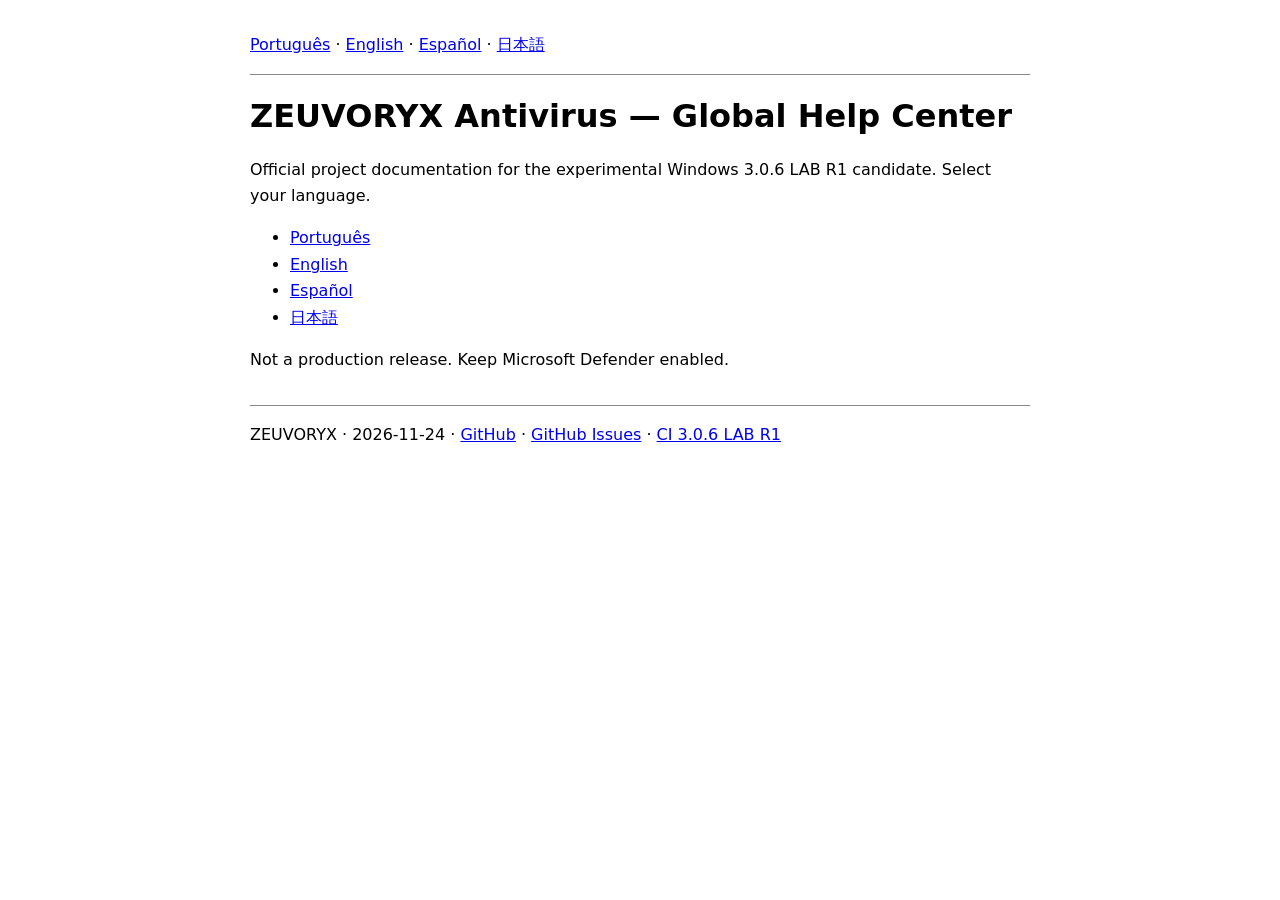
<file: docs/index.html>
<!doctype html>
<html lang="en"><head><meta charset="utf-8"><meta name="viewport" content="width=device-width,initial-scale=1"><title>ZEUVORYX Antivirus — Global Help Center</title><meta name="description" content="Public help and troubleshooting for ZEUVORYX Windows 3.0.6 LAB R1."><link rel="canonical" href="https://99rmtkzh6k-lgtm.github.io/zeuvoryx-windows/index.html"><link rel="alternate" hreflang="pt-BR" href="https://99rmtkzh6k-lgtm.github.io/zeuvoryx-windows/pt-br.html">
<link rel="alternate" hreflang="en" href="https://99rmtkzh6k-lgtm.github.io/zeuvoryx-windows/en.html">
<link rel="alternate" hreflang="es" href="https://99rmtkzh6k-lgtm.github.io/zeuvoryx-windows/es.html">
<link rel="alternate" hreflang="ja" href="https://99rmtkzh6k-lgtm.github.io/zeuvoryx-windows/ja.html"><link rel="stylesheet" href="style.css"></head><body><main><nav><a hreflang="pt-BR" href="pt-br.html">Português</a> · <a hreflang="en" href="en.html">English</a> · <a hreflang="es" href="es.html">Español</a> · <a hreflang="ja" href="ja.html">日本語</a></nav><h1>ZEUVORYX Antivirus — Global Help Center</h1><p>Official project documentation for the experimental Windows 3.0.6 LAB R1 candidate. Select your language.</p><ul><li><a href="pt-br.html" hreflang="pt-BR">Português</a></li><li><a href="en.html" hreflang="en">English</a></li><li><a href="es.html" hreflang="es">Español</a></li><li><a href="ja.html" hreflang="ja">日本語</a></li></ul><p>Not a production release. Keep Microsoft Defender enabled.</p><footer>ZEUVORYX · 2026-11-24 · <a href="https://github.com/99rmtkzh6k-lgtm/zeuvoryx-windows">GitHub</a> · <a href="https://github.com/99rmtkzh6k-lgtm/zeuvoryx-windows/issues">GitHub Issues</a> · <a href="https://github.com/99rmtkzh6k-lgtm/zeuvoryx-windows/actions/runs/45479946405">CI 3.0.6 LAB R1</a></footer></main></body></html>
</file>
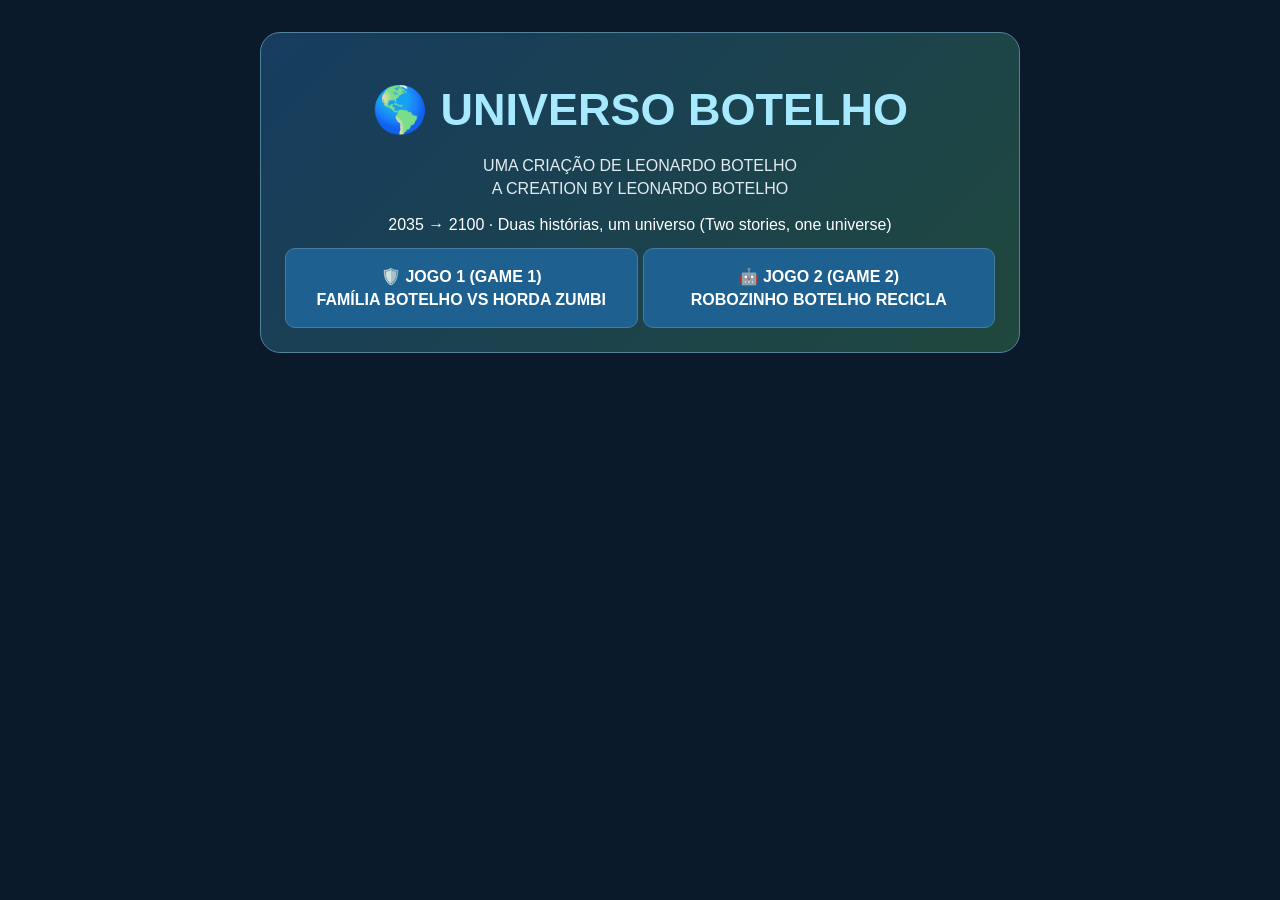
<file: universo-botelho/index.html>
<!DOCTYPE html>
<html lang="pt-BR"><head><meta charset="UTF-8"><meta name="viewport" content="width=device-width,initial-scale=1"><meta http-equiv="Content-Security-Policy" content="default-src 'none'; script-src 'self' 'unsafe-inline'; style-src 'self' 'unsafe-inline'; connect-src 'none'; object-src 'none'; frame-src 'none'; base-uri 'none'; form-action 'none'"><title>UNIVERSO BOTELHO</title><link rel="stylesheet" href="style.css"></head><body><header id="universo-header" hidden><div id="topo-recursos"></div><div id="botoes-musica"><button id="musica" onclick="ligarDesligarMusica()">Música (Music)</button><button id="vozes" onclick="alternarVozes()">Vozes (Voices)</button></div><button id="universo-voltar" onclick="menuUniverso()">UNIVERSO (UNIVERSE)</button></header><main><section id="universo-menu"><h1>🌎 UNIVERSO BOTELHO</h1><p class="credit">UMA CRIAÇÃO DE LEONARDO BOTELHO<br>A CREATION BY LEONARDO BOTELHO</p><p>2035 → 2100 · Duas histórias, um universo (Two stories, one universe)</p><div class="grid"><button onclick="abrirJogo(1)">🛡️ JOGO 1 (GAME 1)<br>FAMÍLIA BOTELHO VS HORDA ZUMBI</button><button onclick="abrirJogo(2)">🤖 JOGO 2 (GAME 2)<br>ROBOZINHO BOTELHO RECICLA</button></div></section><div id="universo-g1" hidden>
<section id="tela-inicial"><h1>🛡️ FAMÍLIA BOTELHO VS HORDA ZUMBI 🧟</h1><p>BOTELHO FAMILY VS ZOMBIE HORDE</p><p>Brasil, 2035. Um vírus vindo do céu ameaça a Base Azul. Defenda a família e os minérios da Rainha da Horda.</p><p>Brazil, 2035. A virus from the sky threatens the Blue Base. Defend your family and resources from the Horde Queen.</p><button  onclick="iniciarJogo()">JOGAR (PLAY)</button><button  onclick="comoJogar()">COMO JOGAR (HOW TO PLAY)</button><button  onclick="carregarJogo()">CARREGAR (LOAD)</button><div id="ajuda" hidden><p>Minere, venda ouro, compre melhorias, construa prédios e inicie as ondas. Ataque até vencer todos os inimigos. Cure a base e cumpra os objetivos para avançar.</p><p>Mine, sell gold, buy upgrades, build structures and start waves. Attack until all enemies are defeated. Heal your base and finish objectives to advance.</p></div></section>
<section id="tela-escolha" hidden><h2>Escolha seu personagem (Choose your character)</h2><div class="grid"><button  onclick="escolherPersonagem('LEONARDO')">LEONARDO</button><button  onclick="escolherPersonagem('CRISTIANE')">CRISTIANE</button><button  onclick="escolherPersonagem('CRISZINHA')">CRISZINHA</button><button  onclick="escolherPersonagem('TIAGO')">TIAGO</button><button  onclick="escolherPersonagem('FELIPE')">FELIPE</button></div></section>
<section id="tela-jogo" hidden><h2 id="fase"></h2><p id="clima"></p><p id="objetivo"></p><p id="progresso"></p><p id="recompensa"></p><div id="mapa"><div class="base"><span>🏰</span>Base Azul<br>Blue Base<progress id="base-hp" max="100" value="100"></progress></div><div><div id="map-icons"></div><small id="horda"></small></div><div class="base"><span>👑</span>Base Vermelha<br>Red Base</div></div><p id="status"></p><label>Herói (Hero) <select id="heroi" onchange="escolherPersonagem(this.value)"><option>LEONARDO</option><option>CRISTIANE</option><option>CRISZINHA</option><option>TIAGO</option><option>FELIPE</option></select></label>
<h2>Ações (Actions)</h2><div id="botoes-acao"><button  onclick="minerar()">⛏️ MINERAR (MINE)</button><button  onclick="vender()">💰 VENDER (SELL)</button><button  onclick="abrirLoja()">🛒 BAR DO BOTELHO (SHOP)</button><button  onclick="comprarComida()">🍲 CURAR BASE (HEAL) · 10</button><button id="invasao-btn" onclick="invasao()">🧟 INVASÃO (INVASION)</button><button id="ataque-btn" onclick="atacar()">⚔️ ATACAR (ATTACK)</button><button id="ninho-btn" onclick="destruirNinho()">💥 DESTRUIR NINHO (DESTROY NEST)</button><button id="next" onclick="proximaFase()">PRÓXIMA FASE (NEXT STAGE)</button></div>
<h2>Construções (Buildings)</h2><div id="botoes-construcao"><button id="b-centroTreinamento" onclick="construirPredio('centroTreinamento')">centroTreinamento</button><button id="b-fabricaArmas" onclick="construirPredio('fabricaArmas')">fabricaArmas</button><button id="b-fabricaJipes" onclick="construirPredio('fabricaJipes')">fabricaJipes</button><button id="b-barBotelho" onclick="construirPredio('barBotelho')">barBotelho</button><button id="b-torreVigia" onclick="construirPredio('torreVigia')">torreVigia</button><button id="b-muro" onclick="construirPredio('muro')">muro</button><button  onclick="treinarSoldado()">Treinar soldado (Train soldier) · 50 ouro/gold</button><button  onclick="fabricarJipe()">Fabricar jipe (Build jeep) · 80 ouro/gold + 5 Li</button></div><button  onclick="voltarInicio()">MENU (MENU)</button></section>
<section id="tela-loja" hidden><h2>🍲 Bar do Botelho (Botelho Bar)</h2><p id="loja-saldo"></p><div class="grid"><button  onclick="comprarArma()">Arma (Weapon) +10 · 20 Botecoin</button><button  onclick="comprarComida()">Comida (Food) +20 HP · 10 Botecoin</button><button id="super-comida" onclick="superComida()">Super comida (Super meal) +60 HP · 20 Botecoin</button><button  onclick="vender()">Vender ouro (Sell gold) +30 Botecoin</button></div><button  onclick="fecharLoja()">VOLTAR (BACK)</button></section>
<section id="tela-fim" hidden><h1 id="resultado"></h1><button  onclick="iniciarJogo()">JOGAR NOVAMENTE (PLAY AGAIN)</button><button  onclick="voltarInicio()">MENU (MENU)</button></section>
</div><div id="universo-g2" hidden><section id="tela-robo"><h1 id="robo-titulo">🤖 ROBOZINHO BOTELHO RECICLA</h1><p>ROBOT RECYCLING · 2100</p><p>Terra cheia de lixo. Recicle, plante e traga a família de volta. (Earth is full of waste. Recycle, plant and bring the family home.)</p><label>Cor do ROBOZINHO (Robot color) <select id="robo-cor" onchange="escolherCorRobo(this.value)"><option value="azul">Azul (Blue)</option><option value="verde">Verde (Green)</option><option value="amarelo">Amarelo (Yellow)</option><option value="prata">Prata (Silver)</option></select></label><p id="robo-fase"></p><p id="robo-progresso"></p><div id="robo-mapa"><div><span id="robo-avatar">🤖</span><span id="robo-nome">ROBOZINHO</span></div><div><div id="robo-arvores"></div><span id="robo-foguete">🗑️</span></div></div><p id="robo-status"></p><p id="robo-familia"></p><div class="grid"><button id="r-catar" onclick="catarLixo()">🗑️ CATAR LIXO (COLLECT WASTE)</button><button id="r-amassar" onclick="amassarLixo()">🔧 AMASSAR (CRUSH)</button><button id="r-conteiner" onclick="colocarNoConteiner()">📦 CONTEINER (CONTAINER)</button><button id="r-regar" onclick="regarArvore()">💧 REGAR (WATER)</button><button id="r-cupom" onclick="trocarCupom()">🎟️ TROCAR CUPOM (REDEEM)</button><button id="r-foguete" onclick="construirFoguete()">🚀 CONSTRUIR FOGUETE (BUILD ROCKET)</button><button id="r-buscar" onclick="buscarPovo()">🌎 BUSCAR POVO (RESCUE PEOPLE)</button><button id="r-beijo" onclick="darBeijo()">💛 BEIJO (KISS)</button><button id="r-next" onclick="proximaFase2()">PRÓXIMA FASE (NEXT STAGE)</button></div></section><section id="robo-final" hidden><h2>🌎 PLANETA RESTAURADO! (PLANET RESTORED!)</h2><p>OBRIGADO ROBOZINHO! (THANK YOU ROBOT!)</p><button onclick="iniciarJogo2()">JOGAR NOVAMENTE (PLAY AGAIN)</button><button onclick="menuUniverso()">UNIVERSO (UNIVERSE)</button></section></div><div id="universo-comum" hidden><div id="log-vozes" role="log" aria-live="polite">PRA CIMA! BORA! (LET'S GO!)</div>
<details><summary>Salvar e carregar (Save and load)</summary><p class="small">No Arcade isolado, copie e guarde o código para recuperar depois. (In the isolated Arcade, copy and keep the code to restore later.)</p><button  onclick="salvarJogo()">SALVAR (SAVE)</button><button  onclick="carregarJogo(document.getElementById('save-code').value)">CARREGAR CÓDIGO (LOAD CODE)</button><textarea id="save-code" aria-label="Código de jogo (Game save code)" placeholder="Código de jogo (Game save code)"></textarea></details></div></main><script src="script.js"></script></body></html>
</file>
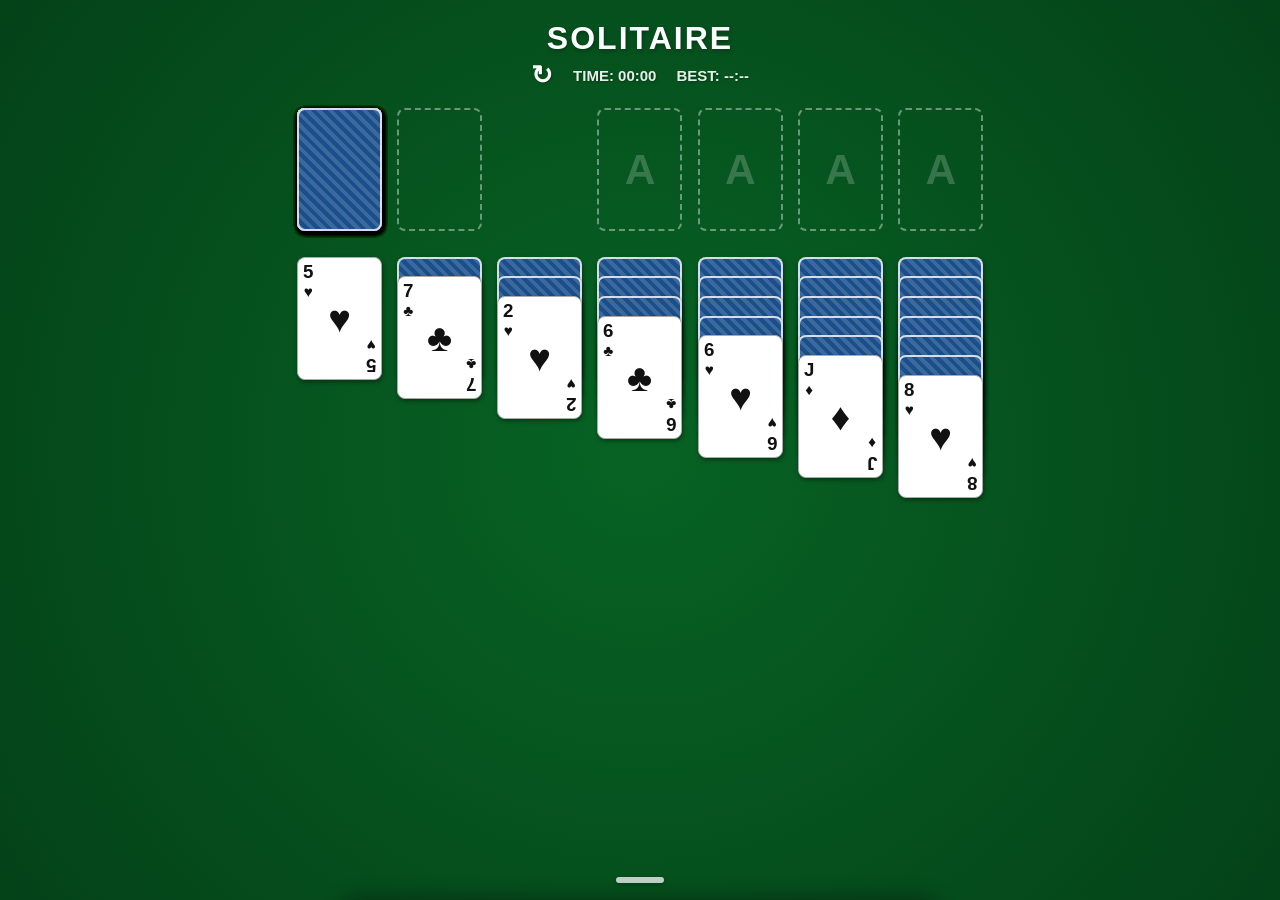
<file: arcade_upstream/solitaire/index.html>
<!DOCTYPE html>
<html lang="en">
<head>
    <meta charset="UTF-8">
    <meta name="viewport" content="width=device-width, initial-scale=1.0, maximum-scale=1.0, user-scalable=no">
    <!-- Primary SEO Metadata -->
    <title>Play Free Klondike Solitaire Online - Clean, Mobile-Friendly & No Ads</title>
    <meta name="description" content="Play a beautiful, ad-free Klondike Solitaire game right in your browser. Features fluid drag-and-drop, tap-to-move, 100% offline play, and dark mode. No installs needed.">
    <meta name="keywords" content="solitaire, klondike, free solitaire online, mobile solitaire, ad-free solitaire, vanilla js solitaire, single file game, offline card game">
    <meta name="robots" content="index, follow">
    <link rel="canonical" href="https://jhatzimalis.github.io/solitaire/">

    <!-- Open Graph / Facebook / Discord -->
    <meta property="og:type" content="website">
    <meta property="og:url" content="https://jhatzimalis.github.io/solitaire/">
    <meta property="og:title" content="Play Free Klondike Solitaire Online - Ad-Free & Mobile Friendly">
    <meta property="og:description" content="A premium, ad-free Klondike Solitaire game built entirely in vanilla HTML, CSS, and JS. Beautiful animations, highly customizable, and works 100% offline.">
    <!-- <meta property="og:image" content="https://jhatzimalis.github.io/solitaire/assets/screenshot.png"> Path to a gameplay screenshot -->

    <!-- Twitter / X -->
    <meta property="twitter:card" content="summary_large_image">
    <meta property="twitter:url" content="https://jhatzimalis.github.io/solitaire/">
    <meta property="twitter:title" content="Play Free Klondike Solitaire Online - Ad-Free & Mobile Friendly">
    <meta property="twitter:description" content="A premium, ad-free Klondike Solitaire game built entirely in vanilla HTML, CSS, and JS. Beautiful animations, highly customizable, and works 100% offline.">
    <!-- <meta property="twitter:image" content="https://jhatzimalis.github.io/solitaire/assets/screenshot.png"> -->

    <style>
        /* --- Themes & CSS Variables --- */
        :root {
            --bg-color: #076324;
            --bg-grad: #044218;
            --table-text: #ffffff;
            
            --card-back-color: #1a4f8b;
            --pattern-color: rgba(255,255,255,0.15);
            --card-back-pattern: repeating-linear-gradient(45deg, var(--pattern-color), var(--pattern-color) 4px, transparent 4px, transparent 8px);
            
            /* Dynamically calculated by JS for precise centering */
            --card-w: 80px;
            --card-h: 115px;
            --gap: 15px;
        }

        /* --- Global Layout --- */
        body {
            background-color: var(--bg-color);
            background-image: radial-gradient(circle at center, var(--bg-color), var(--bg-grad));
            color: var(--table-text);
            font-family: 'Segoe UI', Tahoma, Geneva, Verdana, sans-serif;
            margin: 0; padding: 20px 10px 60px 10px; /* 60px bottom padding protects the drawer handle */
            min-height: 100vh;
            user-select: none; -webkit-user-select: none;
            display: flex; flex-direction: column; align-items: center;
            transition: background 0.3s, color 0.3s;
            box-sizing: border-box;
        }

        /* --- Header & UI --- */
        .header {
            text-align: center;
            width: 100%; max-width: 800px;
            margin-bottom: 20px;
        }
        .header h1 {
            margin: 0 0 5px 0; font-size: 32px;
            text-shadow: 1px 2px 4px rgba(0,0,0,0.3);
            letter-spacing: 2px;
        }
        .stats {
            display: flex; justify-content: center; align-items: center; gap: 20px;
            font-size: 15px; font-weight: bold; 
            text-shadow: 1px 1px 2px rgba(0,0,0,0.3);
        }
        .stats span { opacity: 0.9; }

        .refresh-btn {
            background: none; border: none; color: inherit;
            font-size: 26px; font-weight: bold; cursor: pointer;
            padding: 0; margin: 0; line-height: 1;
            text-shadow: 1px 1px 2px rgba(0,0,0,0.3);
            transition: transform 0.3s; display: flex; align-items: center;
        }
        .refresh-btn:hover { transform: rotate(180deg); }

        /* --- Game Board --- */
        #board {
            position: relative;
            margin: 0 auto;
        }

        /* --- Base Piles (Placeholders) --- */
        .pile-placeholder {
            position: absolute;
            width: var(--card-w); height: var(--card-h);
            border: 2px dashed rgba(255, 255, 255, 0.4);
            border-radius: 8px; box-sizing: border-box;
        }
        .foundation-placeholder::after {
            content: 'A'; position: absolute; top: 50%; left: 50%; transform: translate(-50%, -50%);
            font-size: calc(var(--card-w) * 0.5); font-weight: bold; color: rgba(255, 255, 255, 0.2);
        }
        .stock-empty {
            position: absolute; top: 0; left: 0; width: 100%; height: 100%;
            display: flex; align-items: center; justify-content: center;
            font-size: calc(var(--card-w) * 0.5); color: rgba(255, 255, 255, 0.4); cursor: pointer;
        }

        /* --- Cards & Animations --- */
        .card {
            position: absolute;
            width: var(--card-w); height: var(--card-h);
            border-radius: 8px; cursor: pointer;
            transition: left 0.25s ease-out, top 0.25s ease-out, box-shadow 0.2s;
            touch-action: none;
        }
        .card.moving { z-index: 2000 !important; }
        .card.dragging {
            transition: none;
            box-shadow: 3px 6px 15px rgba(0,0,0,0.6);
            z-index: 2000 !important;
        }
        .card-inner {
            position: relative; width: 100%; height: 100%;
            transform-style: preserve-3d;
            transition: transform 0.4s cubic-bezier(0.175, 0.885, 0.32, 1.275); 
        }
        .card.face-up .card-inner { transform: rotateY(180deg); }
        
        .card-front, .card-back {
            position: absolute; top: 0; left: 0; width: 100%; height: 100%;
            backface-visibility: hidden; border-radius: 8px; box-sizing: border-box;
            box-shadow: 1px 2px 4px rgba(0,0,0,0.4);
        }
        .card-front {
            background: white; border: 1px solid #aaa;
            transform: rotateY(180deg); 
            display: flex; flex-direction: column; align-items: center; justify-content: center;
            color: #111; text-shadow: none;
        }
        .card-back {
            background-color: var(--card-back-color);
            background-image: var(--card-back-pattern);
            border: 2px solid rgba(255,255,255,0.8);
            transition: background 0.3s;
        }
        
        .card.red { color: #d32f2f; }
        .card.black { color: #111; }
        
        .card-top { position: absolute; top: 4%; left: 6%; font-size: calc(var(--card-w) * 0.22); font-weight: bold; line-height: 1; text-align: center; }
        .card-bottom { position: absolute; bottom: 4%; right: 6%; font-size: calc(var(--card-w) * 0.22); font-weight: bold; line-height: 1; text-align: center; transform: rotate(180deg); }
        .suit-small { font-size: calc(var(--card-w) * 0.18); }
        .card-center { font-size: calc(var(--card-w) * 0.45); }
        .card.selected .card-front { outline: 3px solid #f1c40f; outline-offset: -3px; }

        /* --- Non-Blocking Bottom Drawer Menu --- */
        .drawer {
            position: fixed; bottom: 0; left: 50%; width: 100%; max-width: 600px;
            display: flex; flex-direction: column; align-items: center;
            transition: transform 0.4s cubic-bezier(0.2, 0.8, 0.2, 1);
            z-index: 3000;
            transform: translateX(-50%) translateY(0);
            pointer-events: none;
        }
        .drawer.closed {
            transform: translateX(-50%) translateY(calc(100% - 40px));
        }

        .drawer-handle-area {
            height: 40px; width: 100%;
            background: transparent;
            display: flex; align-items: center; justify-content: center; 
            cursor: pointer;
            pointer-events: auto;
        }
        .drawer-handle {
            width: 48px; height: 6px; 
            background: rgba(255,255,255,0.75); 
            border-radius: 3px; 
            box-shadow: 0 1px 4px rgba(0,0,0,0.3);
            transition: background 0.2s;
        }
        .drawer-handle-area:hover .drawer-handle { background: #ffffff; }

        .drawer-content-bg {
            width: 100%;
            background: #ffffff; color: #333;
            border-radius: 20px 20px 0 0;
            box-shadow: 0 -4px 20px rgba(0,0,0,0.3);
            pointer-events: auto;
        }
        .drawer-content {
            padding: 15px 20px 15px 20px;
            max-height: 80vh; overflow-y: auto;
        }
        .drawer-content::-webkit-scrollbar { display: none; }

        .setting-group { margin-bottom: 12px; }
        .setting-group h3 { margin: 0 0 8px 0; font-size: 14px; color: #555; text-transform: uppercase; letter-spacing: 0.5px;}
        
        .scroll-row {
            display: flex; gap: 12px; overflow-x: auto; 
            padding: 8px; margin: -8px; 
            scroll-snap-type: x mandatory; -webkit-overflow-scrolling: touch;
        }
        .scroll-row::-webkit-scrollbar { display: none; }
        
        .swatch-btn, .pattern-btn {
            flex: 0 0 50px; width: 50px; height: 50px; border-radius: 8px;
            border: 2px solid rgba(0,0,0,0.1); cursor: pointer; padding: 0;
            scroll-snap-align: start; transition: border-color 0.2s, box-shadow 0.2s;
        }
        .swatch-btn.active, .pattern-btn.active { 
            border: 4px solid #333; box-shadow: 0 2px 8px rgba(0,0,0,0.4); 
        }
        .pattern-btn { background-color: #888; }

        .drawer-footer {
            margin-top: 15px; padding-top: 15px; border-top: 1px solid #eee;
            text-align: center; color: #777; font-size: 12px; line-height: 1.5;
        }
        .drawer-footer p { margin: 0 0 4px 0; }
    </style>
</head>
<body>

    <div class="header">
        <h1>SOLITAIRE</h1>
        <div class="stats">
            <button class="refresh-btn" onclick="initGame()" title="New Game">↻</button>
            <span>TIME: <b id="timer">00:00</b></span>
            <span>BEST: <b id="best-time">--:--</b></span>
        </div>
    </div>

    <div id="board"></div>

    <!-- Non-Blocking Bottom Drawer Menu -->
    <div id="bottom-drawer" class="drawer closed">
        <div class="drawer-handle-area" onclick="toggleDrawer()">
            <div class="drawer-handle"></div>
        </div>
        
        <div class="drawer-content-bg">
            <div class="drawer-content">
                <div class="setting-group">
                    <h3>Table Colour</h3>
                    <div class="scroll-row" id="theme-table"></div>
                </div>

                <div class="setting-group">
                    <h3>Card Colour</h3>
                    <div class="scroll-row" id="theme-card-color"></div>
                </div>

                <div class="setting-group">
                    <h3>Card Design</h3>
                    <div class="scroll-row" id="theme-card-pattern"></div>
                </div>

                <div class="drawer-footer">
                    <p><b>Solitaire</b> • 100% Client-Side • No Ads • Works Offline</p>
                    <p>Designed for pure gameplay. Settings and high score are saved securely to your browser.</p>
                </div>
            </div>
        </div>
    </div>

    <script>
        // --- Core Data & Rules ---
        const SUITS = ['♥', '♦', '♣', '♠'];
        const COLORS = { '♥': 'red', '♦': 'red', '♣': 'black', '♠': 'black' };
        const RANKS = ['A','2','3','4','5','6','7','8','9','10','J','Q','K'];
        const VALUES = { 'A':1, '2':2, '3':3, '4':4, '5':5, '6':6, '7':7, '8':8, '9':9, '10':10, 'J':11, 'Q':12, 'K':13 };

        let deck = [];
        let piles = { stock: [], waste: [], foundations: [[], [], [], []], tableau: [[], [], [], [], [], [], []] };
        
        let CARD_W = 80, CARD_H = 115, GAP = 15;
        let POS = {};
        let selectedCard = null;

        let timerInterval = null;
        let elapsedSeconds = 0;
        let isGameStarted = false;
        let bestTime = localStorage.getItem('simpleSolitaireBestTime');

        let draggedCards = [];
        let dragSourcePile = null;
        let pointerStartX = 0, pointerStartY = 0;
        let isDragging = false;

        // --- Layout Engine (Perfect Centering & Exact Height) ---
        function calculateLayout() {
            const board = document.getElementById('board');
            let availableW = window.innerWidth * 0.92; 
            if (availableW > 800) availableW = 800; 
            
            let w = availableW / 8.08; 
            if (w > 85) w = 85; 
            
            CARD_W = w;
            CARD_H = w * 1.45; 
            GAP = w * 0.18; 

            let boardWidth = (7 * CARD_W) + (6 * GAP);
            board.style.width = boardWidth + 'px';

            document.documentElement.style.setProperty('--card-w', `${CARD_W}px`);
            document.documentElement.style.setProperty('--card-h', `${CARD_H}px`);

            POS.stock = { x: 0, y: 0 };
            POS.waste = { x: CARD_W + GAP, y: 0 };
            POS.founds = Array.from({length: 4}, (_, i) => ({ x: (i+3)*(CARD_W+GAP), y: 0 }));
            POS.tabs = Array.from({length: 7}, (_, i) => ({ x: i*(CARD_W+GAP), y: CARD_H + GAP + 10 }));

            // Live Update Placeholder Positions on Screen Resize
            const updatePh = (id, x, y) => {
                const el = document.getElementById(id);
                if (el) { el.style.left = `${x}px`; el.style.top = `${y}px`; }
            };
            updatePh('ph-stock', POS.stock.x, POS.stock.y);
            updatePh('ph-waste', POS.waste.x, POS.waste.y);
            POS.founds.forEach((p, i) => updatePh(`ph-found-${i}`, p.x, p.y));
            POS.tabs.forEach((p, i) => updatePh(`ph-tab-${i}`, p.x, p.y));

            // Dynamic Board Height (Eliminates Desktop Scrolling)
            let maxTabHeight = POS.tabs[0].y;
            piles.tableau.forEach((pile, i) => {
                let h = POS.tabs[i].y;
                pile.forEach(c => { h += c.isFaceUp ? (CARD_H * 0.25) : (CARD_H * 0.16); });
                if (h > maxTabHeight) maxTabHeight = h;
            });
            board.style.height = `${maxTabHeight + CARD_H}px`;
        }

        window.addEventListener('resize', () => { calculateLayout(); renderAll(); });

        // --- Initialization ---
        function setupDOM() {
            const board = document.getElementById('board');
            board.innerHTML = ''; 
            calculateLayout(); // Initializes variables

            const createPh = (x, y, cls, extra='', id='') => {
                const el = document.createElement('div');
                if(id) el.id = id;
                el.className = `pile-placeholder ${cls}`;
                el.style.left = `${x}px`; el.style.top = `${y}px`;
                el.innerHTML = extra;
                board.appendChild(el);
            };
            
            // Assign specific IDs to placeholders so they can be repositioned
            createPh(POS.stock.x, POS.stock.y, 'stock-ph', '<div class="stock-empty">↻</div>', 'ph-stock');
            createPh(POS.waste.x, POS.waste.y, 'waste-ph', '', 'ph-waste');
            POS.founds.forEach((p, i) => createPh(p.x, p.y, 'foundation-placeholder', '', `ph-found-${i}`));
            POS.tabs.forEach((p, i) => createPh(p.x, p.y, 'tableau-ph', '', `ph-tab-${i}`));

            deck = [];
            SUITS.forEach(suit => {
                RANKS.forEach(rank => {
                    const id = `card-${suit}-${rank}`;
                    const el = document.createElement('div');
                    el.className = `card ${COLORS[suit]}`;
                    el.id = id;
                    el.innerHTML = `
                        <div class="card-inner">
                            <div class="card-front">
                                <div class="card-top">${rank}<br><span class="suit-small">${suit}</span></div>
                                <div class="card-center">${suit}</div>
                                <div class="card-bottom">${rank}<br><span class="suit-small">${suit}</span></div>
                            </div>
                            <div class="card-back"></div>
                        </div>
                    `;
                    board.appendChild(el);
                    deck.push({ id, suit, rank, color: COLORS[suit], value: VALUES[rank], isFaceUp: false, el });
                });
            });
            updateBestTimeUI();
        }

        function initGame() {
            stopTimer(); elapsedSeconds = 0; isGameStarted = false; updateTimerUI();
            selectedCard = null; draggedCards = []; document.querySelectorAll('.card').forEach(c => c.classList.remove('selected'));
            deck.forEach(c => { c.isFaceUp = false; c.el.classList.remove('face-up'); });

            let shuffled = [...deck];
            for (let i = shuffled.length - 1; i > 0; i--) {
                const j = Math.floor(Math.random() * (i + 1));
                [shuffled[i], shuffled[j]] = [shuffled[j], shuffled[i]];
            }

            piles = { stock: [], waste: [], foundations: [[], [], [], []], tableau: [[], [], [], [], [], [], []] };
            for (let i = 0; i < 7; i++) {
                for (let j = 0; j <= i; j++) {
                    const card = shuffled.pop();
                    if (j === i) card.isFaceUp = true;
                    piles.tableau[i].push(card);
                }
            }
            piles.stock = shuffled;
            calculateLayout(); 
            renderAll();
        }

        // --- Rendering ---
        function renderAll() {
            let zBase = 10;
            piles.stock.forEach((card, idx) => updateCard(card, POS.stock.x, POS.stock.y, zBase + idx, false));
            piles.waste.forEach((card, idx) => updateCard(card, POS.waste.x, POS.waste.y, zBase + idx, true));
            piles.foundations.forEach((pile, fIdx) => {
                pile.forEach((card, idx) => updateCard(card, POS.founds[fIdx].x, POS.founds[fIdx].y, zBase + idx, true));
            });
            piles.tableau.forEach((pile, tIdx) => {
                let yOffset = POS.tabs[tIdx].y;
                pile.forEach((card, idx) => {
                    updateCard(card, POS.tabs[tIdx].x, yOffset, zBase + idx, card.isFaceUp);
                    yOffset += card.isFaceUp ? (CARD_H * 0.25) : (CARD_H * 0.16);
                });
            });
        }

        function updateCard(card, x, y, z, faceUp) {
            if (draggedCards.includes(card)) return; 
            card.isFaceUp = faceUp;
            card.el.style.zIndex = z;
            card.el.style.left = `${x}px`;
            card.el.style.top = `${y}px`;
            if (faceUp) card.el.classList.add('face-up');
            else card.el.classList.remove('face-up');
        }

        // --- Logic & Rules ---
        function getPileKeyAndArray(card) {
            if (piles.stock.includes(card)) return { id: 'stock', arr: piles.stock, idx: piles.stock.indexOf(card) };
            if (piles.waste.includes(card)) return { id: 'waste', arr: piles.waste, idx: piles.waste.indexOf(card) };
            for (let i=0; i<4; i++) if (piles.foundations[i].includes(card)) return { id: `foundation-${i}`, arr: piles.foundations[i], idx: piles.foundations[i].indexOf(card) };
            for (let i=0; i<7; i++) if (piles.tableau[i].includes(card)) return { id: `tableau-${i}`, arr: piles.tableau[i], idx: piles.tableau[i].indexOf(card) };
            return null;
        }

        function getPileArray(pileId) {
            if (pileId === 'stock') return piles.stock;
            if (pileId === 'waste') return piles.waste;
            if (pileId.startsWith('foundation-')) return piles.foundations[parseInt(pileId.split('-')[1])];
            if (pileId.startsWith('tableau-')) return piles.tableau[parseInt(pileId.split('-')[1])];
            return null;
        }

        function isValidTarget(movingCards, targetId) {
            const bottomCard = movingCards[0];
            const targetArr = getPileArray(targetId);
            const topTargetCard = targetArr[targetArr.length - 1];

            if (targetId.startsWith('foundation-')) {
                if (movingCards.length > 1) return false;
                if (!topTargetCard) return bottomCard.value === 1;
                return bottomCard.suit === topTargetCard.suit && bottomCard.value === topTargetCard.value + 1;
            }
            if (targetId.startsWith('tableau-')) {
                if (!topTargetCard) return bottomCard.value === 13;
                return bottomCard.color !== topTargetCard.color && bottomCard.value === topTargetCard.value - 1;
            }
            return false;
        }

        function getDraggableCards(card) {
            const info = getPileKeyAndArray(card);
            if (!info || !card.isFaceUp) return null;
            if (info.id === 'waste' || info.id.startsWith('foundation-')) return info.idx === info.arr.length - 1 ? [card] : null;
            return info.arr.slice(info.idx);
        }

        function moveCards(cards, sourceArr, targetArr) {
            startTimer();
            const idx = sourceArr.indexOf(cards[0]);
            sourceArr.splice(idx, cards.length);
            targetArr.push(...cards);
            
            cards.forEach(c => c.el.classList.add('moving'));
            setTimeout(() => cards.forEach(c => c.el.classList.remove('moving')), 250);

            if (sourceArr.length > 0 && sourceArr !== piles.stock && sourceArr !== piles.waste) {
                const newTop = sourceArr[sourceArr.length - 1];
                if (!newTop.isFaceUp) newTop.isFaceUp = true;
            }
            
            calculateLayout();
            renderAll();
            checkWin();
        }

        function attemptAutoMove(card, sourcePileId) {
            const draggables = getDraggableCards(card);
            if (!draggables) return false;
            
            if (draggables.length === 1) {
                for (let i=0; i<4; i++) {
                    const tId = `foundation-${i}`;
                    if (isValidTarget(draggables, tId)) { moveCards(draggables, getPileArray(sourcePileId), getPileArray(tId)); return true; }
                }
            }
            if (sourcePileId === 'waste' || (sourcePileId.startsWith('tableau-') && getPileArray(sourcePileId)[0] !== draggables[0])) {
                for (let i=0; i<7; i++) {
                    const tId = `tableau-${i}`;
                    if (tId !== sourcePileId && isValidTarget(draggables, tId)) { moveCards(draggables, getPileArray(sourcePileId), getPileArray(tId)); return true; }
                }
            }
            return false;
        }

        function handleStockClick() {
            startTimer(); clearSelection();
            if (piles.stock.length > 0) piles.waste.push(piles.stock.pop());
            else while (piles.waste.length > 0) piles.stock.push(piles.waste.pop());
            calculateLayout();
            renderAll();
        }

        function clearSelection() {
            selectedCard = null;
            document.querySelectorAll('.card').forEach(c => c.classList.remove('selected'));
        }

        // --- Interaction ---
        const boardEl = document.getElementById('board');

        boardEl.addEventListener('pointerdown', (e) => {
            if (e.target.closest('.stock-empty')) { handleStockClick(); return; }
            const cardEl = e.target.closest('.card');
            if (!cardEl) { clearSelection(); return; }
            
            const card = deck.find(c => c.id === cardEl.id);
            const pileInfo = getPileKeyAndArray(card);
            if (pileInfo.id === 'stock') { handleStockClick(); return; }
            
            if (selectedCard) {
                const movingCards = getDraggableCards(selectedCard);
                if (movingCards && isValidTarget(movingCards, pileInfo.id)) {
                    moveCards(movingCards, getPileArray(getPileKeyAndArray(selectedCard).id), pileInfo.arr);
                    clearSelection(); return;
                }
                clearSelection();
            }

            const draggables = getDraggableCards(card);
            if (!draggables) return;

            pointerStartX = e.clientX; pointerStartY = e.clientY;
            draggedCards = draggables;
            dragSourcePile = pileInfo.id;
            isDragging = false; 
            boardEl.setPointerCapture(e.pointerId);
        });

        boardEl.addEventListener('pointermove', (e) => {
            if (!draggedCards.length) return;
            const dx = e.clientX - pointerStartX;
            const dy = e.clientY - pointerStartY;
            
            if (!isDragging && (Math.abs(dx) > 5 || Math.abs(dy) > 5)) {
                isDragging = true;
                draggedCards.forEach(c => {
                    c.el.classList.add('dragging');
                    c.startX = parseFloat(c.el.style.left);
                    c.startY = parseFloat(c.el.style.top);
                });
            }
            
            if (isDragging) {
                e.preventDefault(); 
                draggedCards.forEach(c => {
                    c.el.style.left = `${c.startX + dx}px`;
                    c.el.style.top = `${c.startY + dy}px`;
                });
            }
        });

        boardEl.addEventListener('pointerup', (e) => {
            if (!draggedCards.length) return;
            boardEl.releasePointerCapture(e.pointerId);
            
            if (!isDragging) {
                const autoMoved = attemptAutoMove(draggedCards[0], dragSourcePile);
                if (!autoMoved) {
                    selectedCard = draggedCards[0];
                    selectedCard.el.classList.add('selected');
                }
            } else {
                const headCard = draggedCards[0];
                const cardRect = headCard.el.getBoundingClientRect();
                const cardCenter = { x: cardRect.left + cardRect.width/2, y: cardRect.top + cardRect.height/2 };
                const boardRect = boardEl.getBoundingClientRect();
                
                let bestTarget = null; let minDistance = Infinity;
                const dropZones = [...POS.founds.map((p,i)=>({id:`foundation-${i}`, ...p})), ...POS.tabs.map((p,i)=>({id:`tableau-${i}`, ...p}))];
                
                dropZones.forEach(zone => {
                    const zx = boardRect.left + zone.x + CARD_W/2;
                    let zy = boardRect.top + zone.y + CARD_H/2;
                    if (zone.id.startsWith('tableau-')) {
                        const tArr = getPileArray(zone.id);
                        if(tArr.length > 0) zy = boardRect.top + parseFloat(tArr[tArr.length-1].el.style.top) + CARD_H/2;
                    }
                    const dist = Math.hypot(cardCenter.x - zx, cardCenter.y - zy);
                    if (dist < CARD_W && dist < minDistance) { minDistance = dist; bestTarget = zone.id; }
                });

                if (bestTarget && isValidTarget(draggedCards, bestTarget)) {
                    moveCards(draggedCards, getPileArray(dragSourcePile), getPileArray(bestTarget));
                }
            }

            draggedCards.forEach(c => c.el.classList.remove('dragging'));
            draggedCards = []; dragSourcePile = null; isDragging = false;
            renderAll(); 
        });

        // --- Timer & Data ---
        function startTimer() {
            if (!isGameStarted) {
                isGameStarted = true;
                timerInterval = setInterval(() => { elapsedSeconds++; updateTimerUI(); }, 1000);
            }
        }
        function stopTimer() { clearInterval(timerInterval); }
        function formatTime(s) { const m = Math.floor(s/60); const sc = s%60; return `${m.toString().padStart(2,'0')}:${sc.toString().padStart(2,'0')}`; }
        function updateTimerUI() { document.getElementById('timer').innerText = formatTime(elapsedSeconds); }
        function updateBestTimeUI() { document.getElementById('best-time').innerText = bestTime ? formatTime(bestTime) : '--:--'; }

        function checkWin() {
            if (piles.foundations.every(f => f.length === 13)) {
                stopTimer();
                setTimeout(() => alert(`🎉 You Won! Time: ${formatTime(elapsedSeconds)} 🎉`), 300);
                if (!bestTime || elapsedSeconds < bestTime) {
                    bestTime = elapsedSeconds;
                    localStorage.setItem('simpleSolitaireBestTime', bestTime);
                    updateBestTimeUI();
                }
            }
        }

        // --- Drawer Menu ---
        function toggleDrawer() {
            const drawer = document.getElementById('bottom-drawer');
            if (drawer.classList.contains('closed')) {
                drawer.classList.remove('closed');
            } else {
                drawer.classList.add('closed');
            }
        }

        // --- Themes ---
        const themeData = {
            table: [
                { bg: '#076324', grad: '#044218', text: '#fff' }, // Green
                { bg: '#006064', grad: '#00363a', text: '#fff' }, // Teal
                { bg: '#0d47a1', grad: '#002171', text: '#fff' }, // Blue
                { bg: '#4a148c', grad: '#20004a', text: '#fff' }, // Purple
                { bg: '#b71c1c', grad: '#7f0000', text: '#fff' }, // Red
                { bg: '#5d4037', grad: '#3e2723', text: '#fff' }, // Brown
                { bg: '#212121', grad: '#000000', text: '#fff' }, // Black
                { bg: '#f5f5f5', grad: '#e0e0e0', text: '#111' }  // White
            ],
            card: [
                '#1a4f8b', // Blue
                '#b71c1c', // Red
                '#1b5e20', // Green
                '#4a148c', // Purple
                '#e65100', // Orange
                '#880e4f', // Pink
                '#212121', // Black
                '#f5f5f5'  // White
            ],
            pattern: [
                'repeating-linear-gradient(45deg, var(--pattern-color), var(--pattern-color) 4px, transparent 4px, transparent 8px)',
                'repeating-linear-gradient(-45deg, var(--pattern-color), var(--pattern-color) 4px, transparent 4px, transparent 8px)',
                'repeating-linear-gradient(to right, var(--pattern-color), var(--pattern-color) 4px, transparent 4px, transparent 8px)',
                'repeating-linear-gradient(to bottom, var(--pattern-color), var(--pattern-color) 4px, transparent 4px, transparent 8px)',
                'none',
                'radial-gradient(circle at center, transparent 30%, rgba(0,0,0,0.35))',
                'linear-gradient(to bottom, transparent, rgba(0,0,0,0.4))',
                'linear-gradient(to top, transparent, rgba(0,0,0,0.4))'
            ]
        };

        function initSettings() {
            const tC = localStorage.getItem('ss_table') || 0;
            const cC = localStorage.getItem('ss_card') || 0;
            const pC = localStorage.getItem('ss_pattern') || 0;

            const makeRow = (id, arr, type, activeIdx, callback) => {
                const c = document.getElementById(id); c.innerHTML = '';
                arr.forEach((val, idx) => {
                    const b = document.createElement('button');
                    b.className = type === 'pattern' ? 'pattern-btn' : 'swatch-btn';
                    
                    if (type === 'table') { 
                        b.style.backgroundColor = val.bg; 
                    } else if (type === 'card') {
                        b.style.backgroundColor = val; 
                    }

                    if (type === 'table' || type === 'card') {
                        b.style.backgroundImage = 'radial-gradient(circle, transparent 20%, rgba(0,0,0,0.25))';
                    }

                    if (type === 'pattern') { 
                        if(val !== 'none') {
                            b.style.backgroundImage = val.replace(/var\(--pattern-color\)/g, 'rgba(255,255,255,0.4)'); 
                        } else {
                            b.style.backgroundImage = 'none';
                        }
                    }
                    
                    if (idx == activeIdx) b.classList.add('active');
                    b.onclick = () => {
                        Array.from(c.children).forEach(el=>el.classList.remove('active'));
                        b.classList.add('active'); callback(idx);
                    };
                    c.appendChild(b);
                });
            };

            makeRow('theme-table', themeData.table, 'table', tC, (i) => { localStorage.setItem('ss_table', i); applyTheme(); });
            makeRow('theme-card-color', themeData.card, 'card', cC, (i) => { localStorage.setItem('ss_card', i); applyTheme(); });
            makeRow('theme-card-pattern', themeData.pattern, 'pattern', pC, (i) => { localStorage.setItem('ss_pattern', i); applyTheme(); });
            applyTheme();
        }

        function applyTheme() {
            const tIdx = localStorage.getItem('ss_table') || 0;
            const cIdx = localStorage.getItem('ss_card') || 0;
            const pIdx = localStorage.getItem('ss_pattern') || 0;

            const t = themeData.table[tIdx];
            const c = themeData.card[cIdx];
            const pStyle = themeData.pattern[pIdx];
            
            const pColor = c === '#f5f5f5' ? 'rgba(0,0,0,0.15)' : 'rgba(255,255,255,0.15)';

            const r = document.documentElement;
            r.style.setProperty('--bg-color', t.bg); 
            r.style.setProperty('--bg-grad', t.grad);
            r.style.setProperty('--table-text', t.text);
            r.style.setProperty('--card-back-color', c); 
            r.style.setProperty('--pattern-color', pColor);
            r.style.setProperty('--card-back-pattern', pStyle);
        }

        // Boot
        setupDOM();
        initSettings();
        initGame();

    </script>
</body>
</html>
</file>
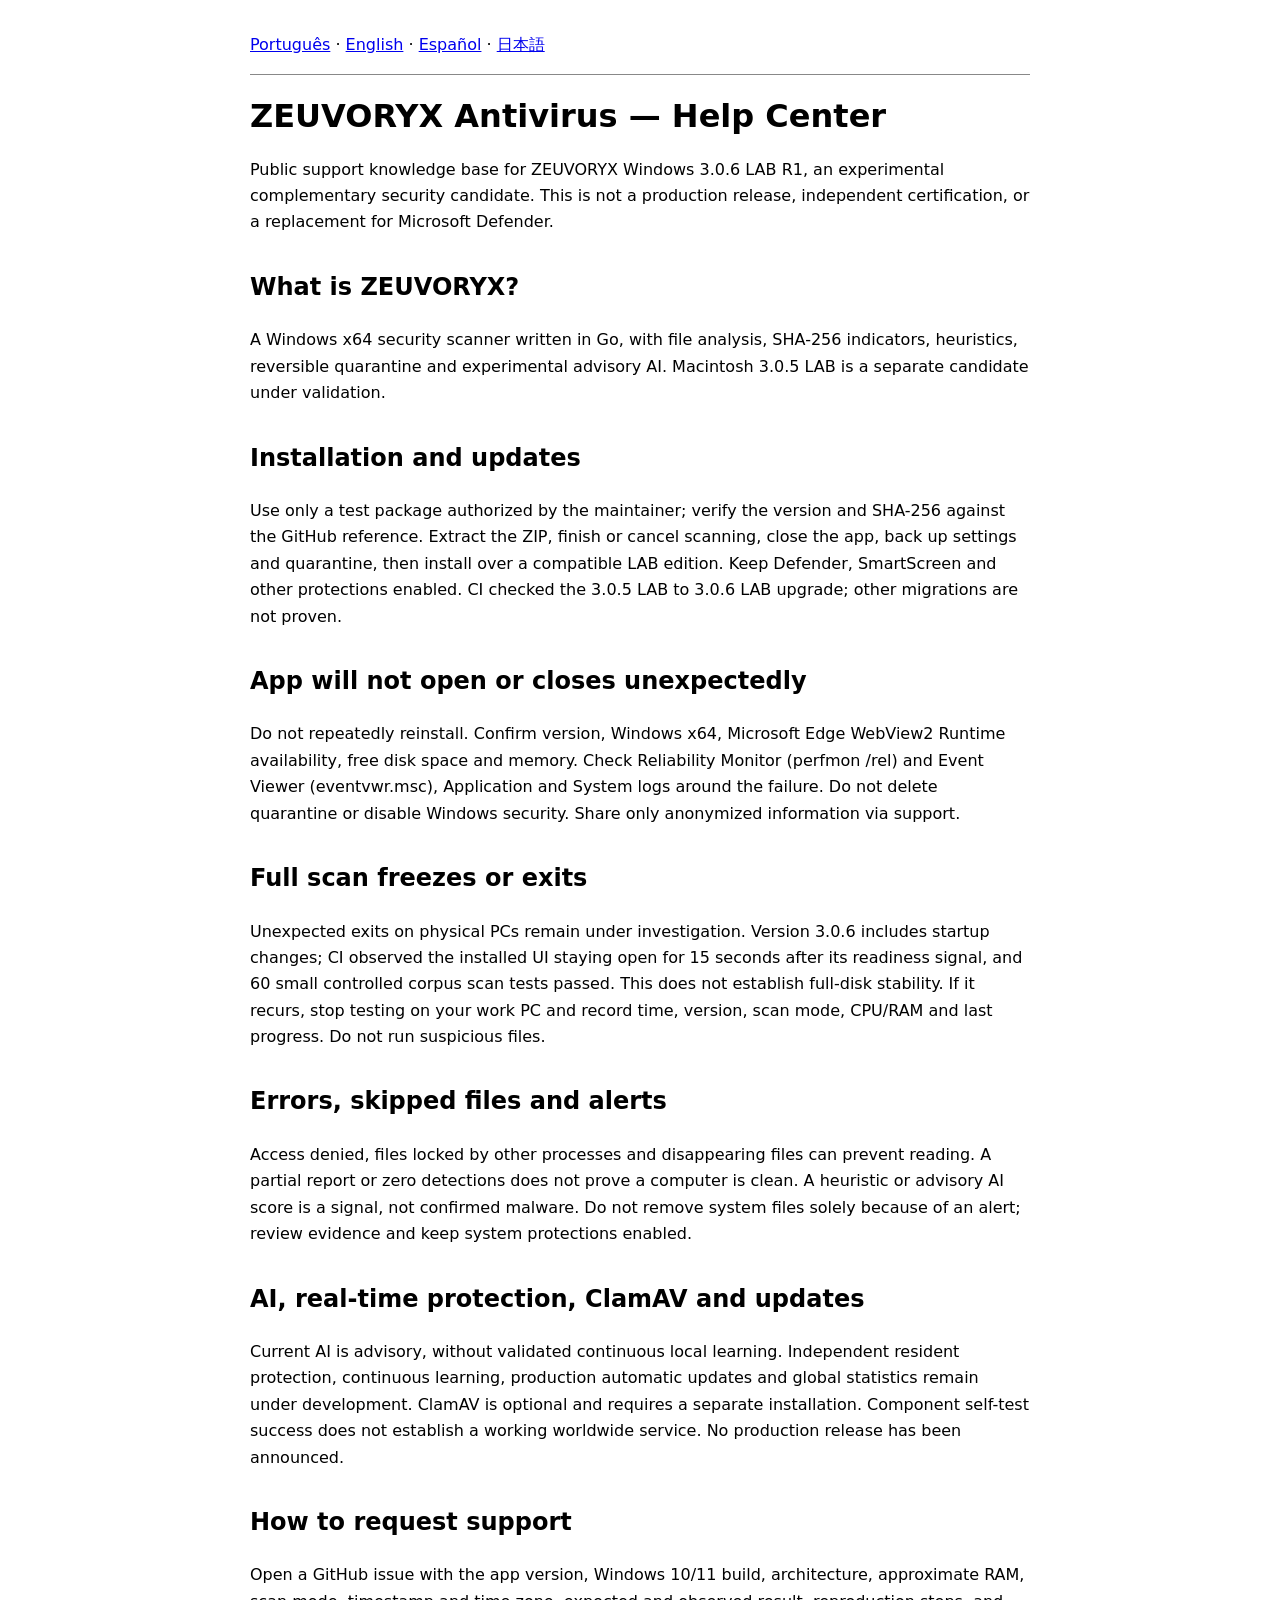
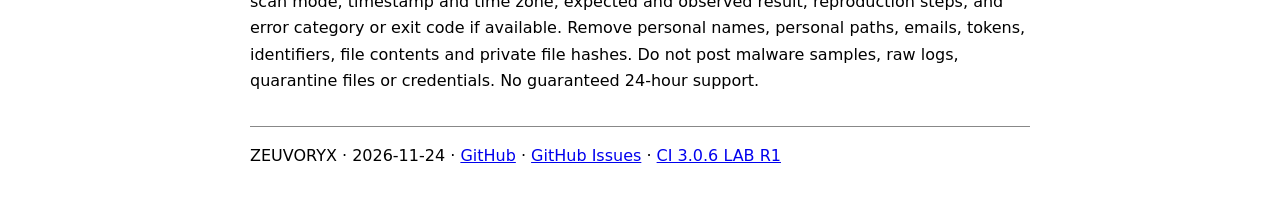
<file: docs/en.html>
<!doctype html>
<html lang="en"><head><meta charset="utf-8"><meta name="viewport" content="width=device-width,initial-scale=1"><title>ZEUVORYX Antivirus — Help Center</title><meta name="description" content="Public support knowledge base for ZEUVORYX Windows 3.0.6 LAB R1, an experimental complementary security candidate. This is not a production release, independent certification, or a replacement for Microsoft Defender."><link rel="canonical" href="https://99rmtkzh6k-lgtm.github.io/zeuvoryx-windows/en.html"><link rel="alternate" hreflang="pt-BR" href="https://99rmtkzh6k-lgtm.github.io/zeuvoryx-windows/pt-br.html">
<link rel="alternate" hreflang="en" href="https://99rmtkzh6k-lgtm.github.io/zeuvoryx-windows/en.html">
<link rel="alternate" hreflang="es" href="https://99rmtkzh6k-lgtm.github.io/zeuvoryx-windows/es.html">
<link rel="alternate" hreflang="ja" href="https://99rmtkzh6k-lgtm.github.io/zeuvoryx-windows/ja.html"><link rel="stylesheet" href="style.css"></head><body><main><nav><a hreflang="pt-BR" href="pt-br.html">Português</a> · <a hreflang="en" href="en.html">English</a> · <a hreflang="es" href="es.html">Español</a> · <a hreflang="ja" href="ja.html">日本語</a></nav><h1>ZEUVORYX Antivirus — Help Center</h1><p>Public support knowledge base for ZEUVORYX Windows 3.0.6 LAB R1, an experimental complementary security candidate. This is not a production release, independent certification, or a replacement for Microsoft Defender.</p><section><h2>What is ZEUVORYX?</h2><p>A Windows x64 security scanner written in Go, with file analysis, SHA-256 indicators, heuristics, reversible quarantine and experimental advisory AI. Macintosh 3.0.5 LAB is a separate candidate under validation.</p></section>
<section><h2>Installation and updates</h2><p>Use only a test package authorized by the maintainer; verify the version and SHA-256 against the GitHub reference. Extract the ZIP, finish or cancel scanning, close the app, back up settings and quarantine, then install over a compatible LAB edition. Keep Defender, SmartScreen and other protections enabled. CI checked the 3.0.5 LAB to 3.0.6 LAB upgrade; other migrations are not proven.</p></section>
<section><h2>App will not open or closes unexpectedly</h2><p>Do not repeatedly reinstall. Confirm version, Windows x64, Microsoft Edge WebView2 Runtime availability, free disk space and memory. Check Reliability Monitor (perfmon /rel) and Event Viewer (eventvwr.msc), Application and System logs around the failure. Do not delete quarantine or disable Windows security. Share only anonymized information via support.</p></section>
<section><h2>Full scan freezes or exits</h2><p>Unexpected exits on physical PCs remain under investigation. Version 3.0.6 includes startup changes; CI observed the installed UI staying open for 15 seconds after its readiness signal, and 60 small controlled corpus scan tests passed. This does not establish full-disk stability. If it recurs, stop testing on your work PC and record time, version, scan mode, CPU/RAM and last progress. Do not run suspicious files.</p></section>
<section><h2>Errors, skipped files and alerts</h2><p>Access denied, files locked by other processes and disappearing files can prevent reading. A partial report or zero detections does not prove a computer is clean. A heuristic or advisory AI score is a signal, not confirmed malware. Do not remove system files solely because of an alert; review evidence and keep system protections enabled.</p></section>
<section><h2>AI, real-time protection, ClamAV and updates</h2><p>Current AI is advisory, without validated continuous local learning. Independent resident protection, continuous learning, production automatic updates and global statistics remain under development. ClamAV is optional and requires a separate installation. Component self-test success does not establish a working worldwide service. No production release has been announced.</p></section>
<section><h2>How to request support</h2><p>Open a GitHub issue with the app version, Windows 10/11 build, architecture, approximate RAM, scan mode, timestamp and time zone, expected and observed result, reproduction steps, and error category or exit code if available. Remove personal names, personal paths, emails, tokens, identifiers, file contents and private file hashes. Do not post malware samples, raw logs, quarantine files or credentials. No guaranteed 24-hour support.</p></section><footer>ZEUVORYX · 2026-11-24 · <a href="https://github.com/99rmtkzh6k-lgtm/zeuvoryx-windows">GitHub</a> · <a href="https://github.com/99rmtkzh6k-lgtm/zeuvoryx-windows/issues">GitHub Issues</a> · <a href="https://github.com/99rmtkzh6k-lgtm/zeuvoryx-windows/actions/runs/45479946405">CI 3.0.6 LAB R1</a></footer></main></body></html>
</file>
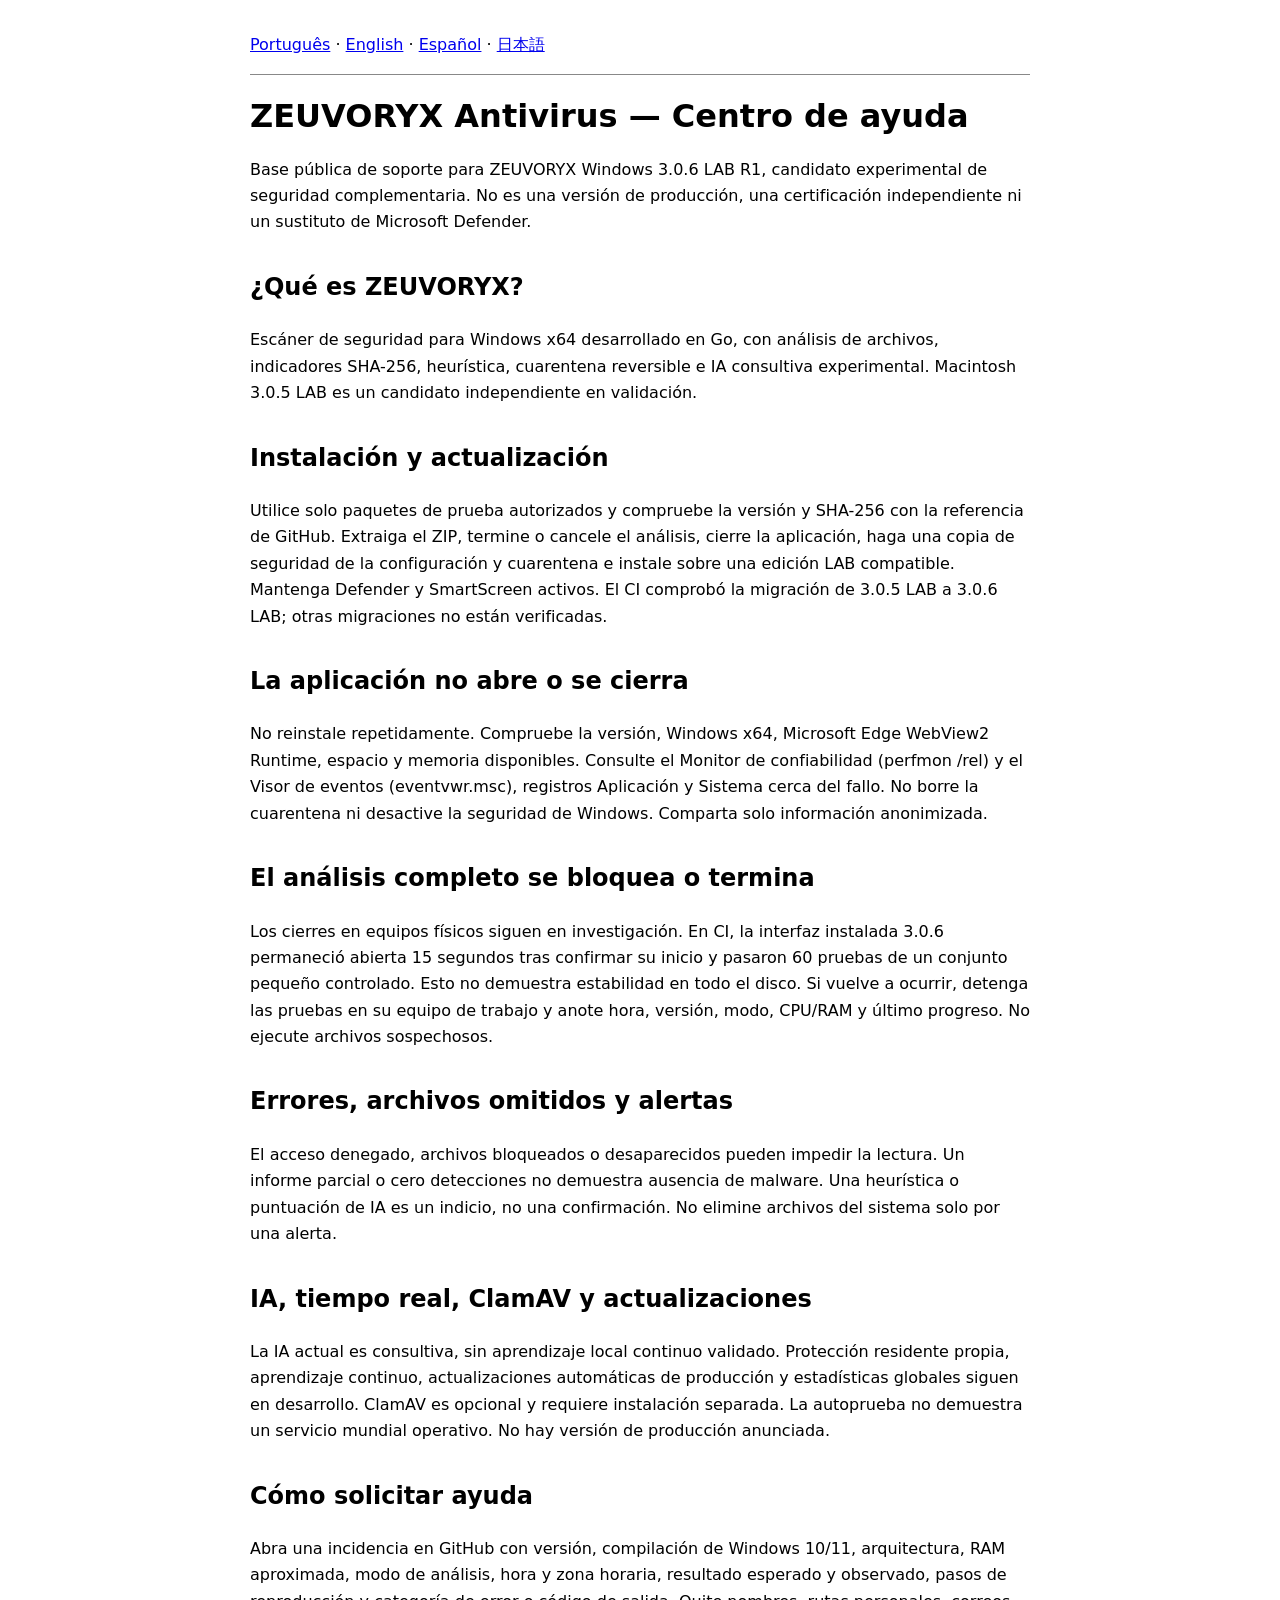
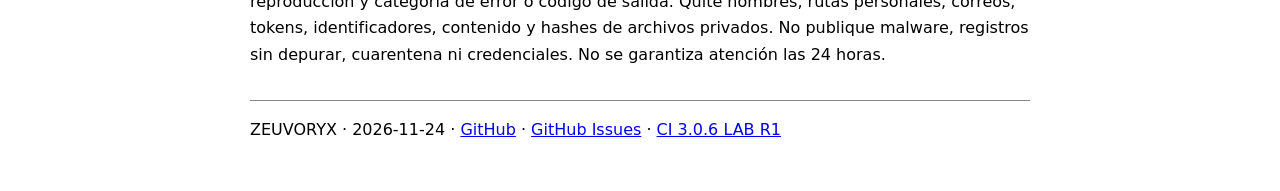
<file: docs/es.html>
<!doctype html>
<html lang="es"><head><meta charset="utf-8"><meta name="viewport" content="width=device-width,initial-scale=1"><title>ZEUVORYX Antivirus — Centro de ayuda</title><meta name="description" content="Base pública de soporte para ZEUVORYX Windows 3.0.6 LAB R1, candidato experimental de seguridad complementaria. No es una versión de producción, una certificación independiente ni un sustituto de Microsoft Defender."><link rel="canonical" href="https://99rmtkzh6k-lgtm.github.io/zeuvoryx-windows/es.html"><link rel="alternate" hreflang="pt-BR" href="https://99rmtkzh6k-lgtm.github.io/zeuvoryx-windows/pt-br.html">
<link rel="alternate" hreflang="en" href="https://99rmtkzh6k-lgtm.github.io/zeuvoryx-windows/en.html">
<link rel="alternate" hreflang="es" href="https://99rmtkzh6k-lgtm.github.io/zeuvoryx-windows/es.html">
<link rel="alternate" hreflang="ja" href="https://99rmtkzh6k-lgtm.github.io/zeuvoryx-windows/ja.html"><link rel="stylesheet" href="style.css"></head><body><main><nav><a hreflang="pt-BR" href="pt-br.html">Português</a> · <a hreflang="en" href="en.html">English</a> · <a hreflang="es" href="es.html">Español</a> · <a hreflang="ja" href="ja.html">日本語</a></nav><h1>ZEUVORYX Antivirus — Centro de ayuda</h1><p>Base pública de soporte para ZEUVORYX Windows 3.0.6 LAB R1, candidato experimental de seguridad complementaria. No es una versión de producción, una certificación independiente ni un sustituto de Microsoft Defender.</p><section><h2>¿Qué es ZEUVORYX?</h2><p>Escáner de seguridad para Windows x64 desarrollado en Go, con análisis de archivos, indicadores SHA-256, heurística, cuarentena reversible e IA consultiva experimental. Macintosh 3.0.5 LAB es un candidato independiente en validación.</p></section>
<section><h2>Instalación y actualización</h2><p>Utilice solo paquetes de prueba autorizados y compruebe la versión y SHA-256 con la referencia de GitHub. Extraiga el ZIP, termine o cancele el análisis, cierre la aplicación, haga una copia de seguridad de la configuración y cuarentena e instale sobre una edición LAB compatible. Mantenga Defender y SmartScreen activos. El CI comprobó la migración de 3.0.5 LAB a 3.0.6 LAB; otras migraciones no están verificadas.</p></section>
<section><h2>La aplicación no abre o se cierra</h2><p>No reinstale repetidamente. Compruebe la versión, Windows x64, Microsoft Edge WebView2 Runtime, espacio y memoria disponibles. Consulte el Monitor de confiabilidad (perfmon /rel) y el Visor de eventos (eventvwr.msc), registros Aplicación y Sistema cerca del fallo. No borre la cuarentena ni desactive la seguridad de Windows. Comparta solo información anonimizada.</p></section>
<section><h2>El análisis completo se bloquea o termina</h2><p>Los cierres en equipos físicos siguen en investigación. En CI, la interfaz instalada 3.0.6 permaneció abierta 15 segundos tras confirmar su inicio y pasaron 60 pruebas de un conjunto pequeño controlado. Esto no demuestra estabilidad en todo el disco. Si vuelve a ocurrir, detenga las pruebas en su equipo de trabajo y anote hora, versión, modo, CPU/RAM y último progreso. No ejecute archivos sospechosos.</p></section>
<section><h2>Errores, archivos omitidos y alertas</h2><p>El acceso denegado, archivos bloqueados o desaparecidos pueden impedir la lectura. Un informe parcial o cero detecciones no demuestra ausencia de malware. Una heurística o puntuación de IA es un indicio, no una confirmación. No elimine archivos del sistema solo por una alerta.</p></section>
<section><h2>IA, tiempo real, ClamAV y actualizaciones</h2><p>La IA actual es consultiva, sin aprendizaje local continuo validado. Protección residente propia, aprendizaje continuo, actualizaciones automáticas de producción y estadísticas globales siguen en desarrollo. ClamAV es opcional y requiere instalación separada. La autoprueba no demuestra un servicio mundial operativo. No hay versión de producción anunciada.</p></section>
<section><h2>Cómo solicitar ayuda</h2><p>Abra una incidencia en GitHub con versión, compilación de Windows 10/11, arquitectura, RAM aproximada, modo de análisis, hora y zona horaria, resultado esperado y observado, pasos de reproducción y categoría de error o código de salida. Quite nombres, rutas personales, correos, tokens, identificadores, contenido y hashes de archivos privados. No publique malware, registros sin depurar, cuarentena ni credenciales. No se garantiza atención las 24 horas.</p></section><footer>ZEUVORYX · 2026-11-24 · <a href="https://github.com/99rmtkzh6k-lgtm/zeuvoryx-windows">GitHub</a> · <a href="https://github.com/99rmtkzh6k-lgtm/zeuvoryx-windows/issues">GitHub Issues</a> · <a href="https://github.com/99rmtkzh6k-lgtm/zeuvoryx-windows/actions/runs/45479946405">CI 3.0.6 LAB R1</a></footer></main></body></html>
</file>
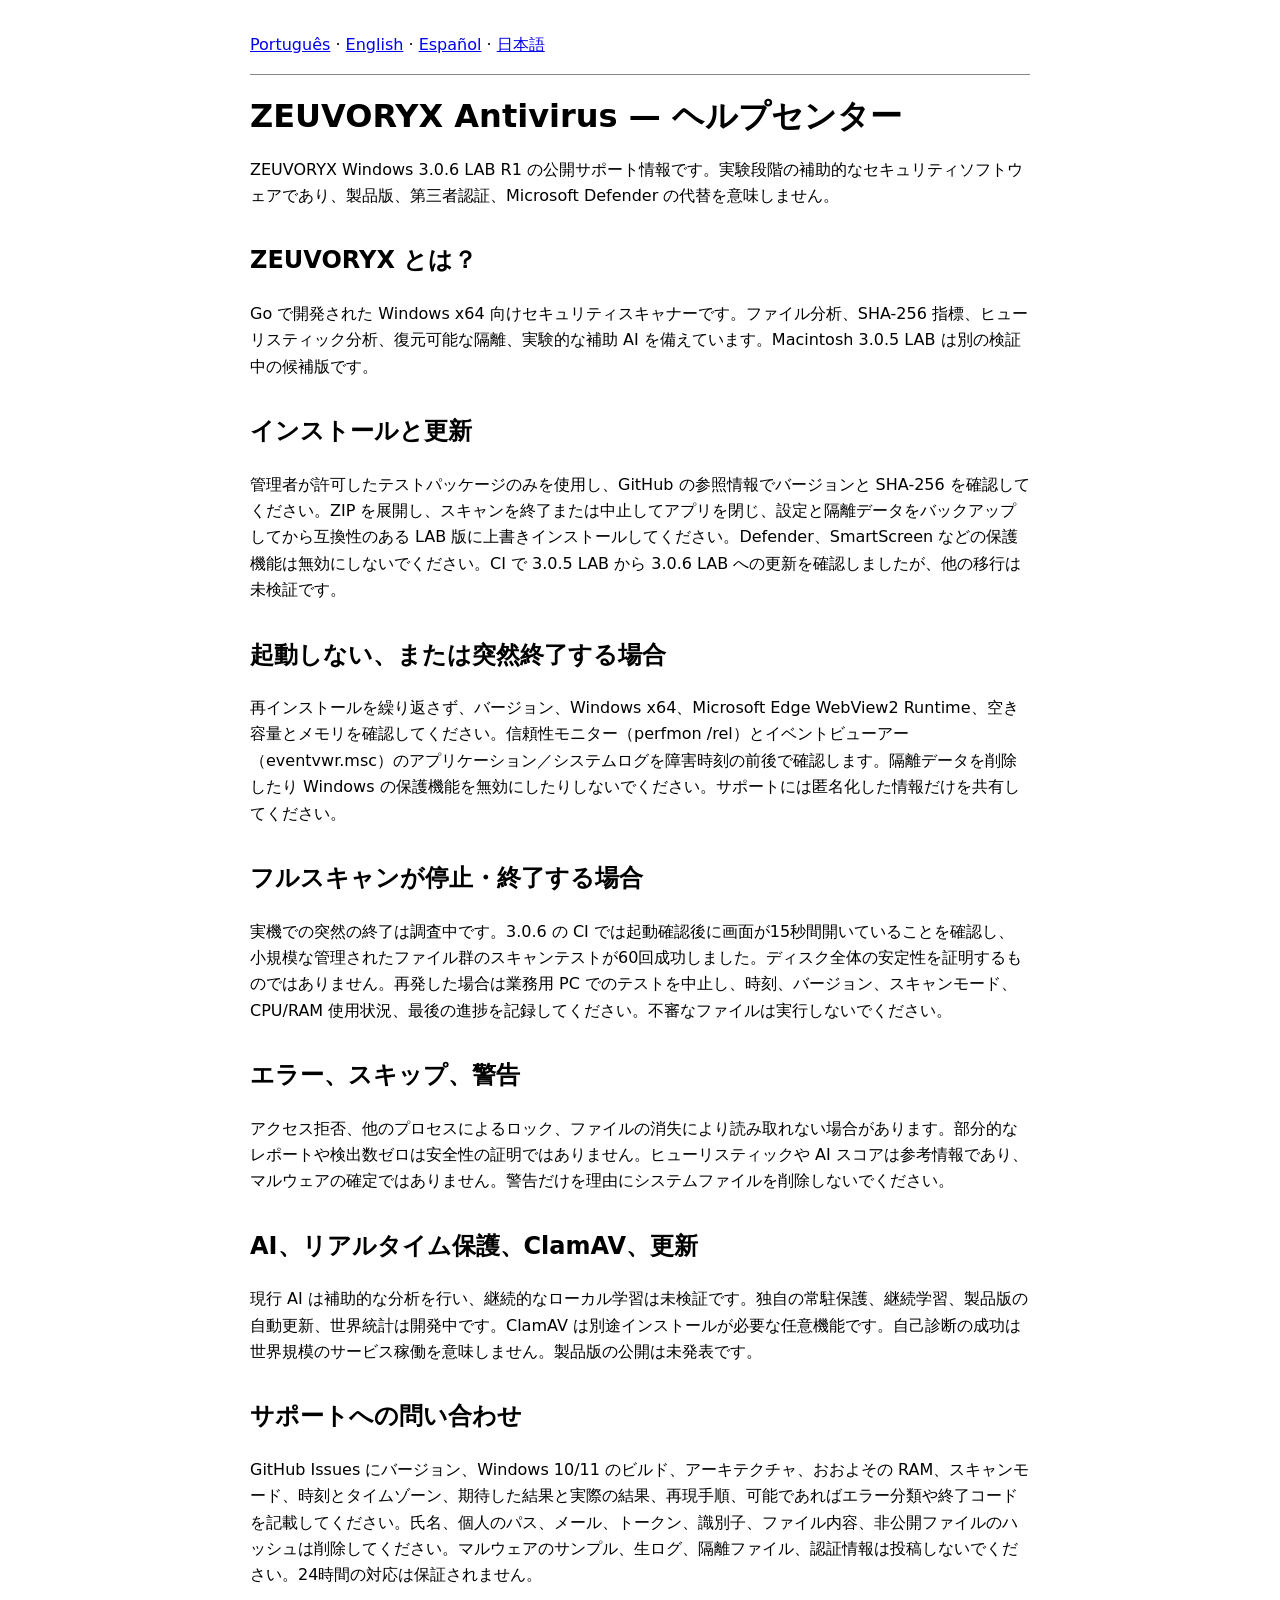
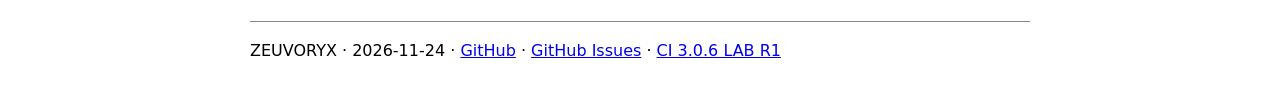
<file: docs/ja.html>
<!doctype html>
<html lang="ja"><head><meta charset="utf-8"><meta name="viewport" content="width=device-width,initial-scale=1"><title>ZEUVORYX Antivirus — ヘルプセンター</title><meta name="description" content="ZEUVORYX Windows 3.0.6 LAB R1 の公開サポート情報です。実験段階の補助的なセキュリティソフトウェアであり、製品版、第三者認証、Microsoft Defender の代替を意味しません。"><link rel="canonical" href="https://99rmtkzh6k-lgtm.github.io/zeuvoryx-windows/ja.html"><link rel="alternate" hreflang="pt-BR" href="https://99rmtkzh6k-lgtm.github.io/zeuvoryx-windows/pt-br.html">
<link rel="alternate" hreflang="en" href="https://99rmtkzh6k-lgtm.github.io/zeuvoryx-windows/en.html">
<link rel="alternate" hreflang="es" href="https://99rmtkzh6k-lgtm.github.io/zeuvoryx-windows/es.html">
<link rel="alternate" hreflang="ja" href="https://99rmtkzh6k-lgtm.github.io/zeuvoryx-windows/ja.html"><link rel="stylesheet" href="style.css"></head><body><main><nav><a hreflang="pt-BR" href="pt-br.html">Português</a> · <a hreflang="en" href="en.html">English</a> · <a hreflang="es" href="es.html">Español</a> · <a hreflang="ja" href="ja.html">日本語</a></nav><h1>ZEUVORYX Antivirus — ヘルプセンター</h1><p>ZEUVORYX Windows 3.0.6 LAB R1 の公開サポート情報です。実験段階の補助的なセキュリティソフトウェアであり、製品版、第三者認証、Microsoft Defender の代替を意味しません。</p><section><h2>ZEUVORYX とは？</h2><p>Go で開発された Windows x64 向けセキュリティスキャナーです。ファイル分析、SHA-256 指標、ヒューリスティック分析、復元可能な隔離、実験的な補助 AI を備えています。Macintosh 3.0.5 LAB は別の検証中の候補版です。</p></section>
<section><h2>インストールと更新</h2><p>管理者が許可したテストパッケージのみを使用し、GitHub の参照情報でバージョンと SHA-256 を確認してください。ZIP を展開し、スキャンを終了または中止してアプリを閉じ、設定と隔離データをバックアップしてから互換性のある LAB 版に上書きインストールしてください。Defender、SmartScreen などの保護機能は無効にしないでください。CI で 3.0.5 LAB から 3.0.6 LAB への更新を確認しましたが、他の移行は未検証です。</p></section>
<section><h2>起動しない、または突然終了する場合</h2><p>再インストールを繰り返さず、バージョン、Windows x64、Microsoft Edge WebView2 Runtime、空き容量とメモリを確認してください。信頼性モニター（perfmon /rel）とイベントビューアー（eventvwr.msc）のアプリケーション／システムログを障害時刻の前後で確認します。隔離データを削除したり Windows の保護機能を無効にしたりしないでください。サポートには匿名化した情報だけを共有してください。</p></section>
<section><h2>フルスキャンが停止・終了する場合</h2><p>実機での突然の終了は調査中です。3.0.6 の CI では起動確認後に画面が15秒間開いていることを確認し、小規模な管理されたファイル群のスキャンテストが60回成功しました。ディスク全体の安定性を証明するものではありません。再発した場合は業務用 PC でのテストを中止し、時刻、バージョン、スキャンモード、CPU/RAM 使用状況、最後の進捗を記録してください。不審なファイルは実行しないでください。</p></section>
<section><h2>エラー、スキップ、警告</h2><p>アクセス拒否、他のプロセスによるロック、ファイルの消失により読み取れない場合があります。部分的なレポートや検出数ゼロは安全性の証明ではありません。ヒューリスティックや AI スコアは参考情報であり、マルウェアの確定ではありません。警告だけを理由にシステムファイルを削除しないでください。</p></section>
<section><h2>AI、リアルタイム保護、ClamAV、更新</h2><p>現行 AI は補助的な分析を行い、継続的なローカル学習は未検証です。独自の常駐保護、継続学習、製品版の自動更新、世界統計は開発中です。ClamAV は別途インストールが必要な任意機能です。自己診断の成功は世界規模のサービス稼働を意味しません。製品版の公開は未発表です。</p></section>
<section><h2>サポートへの問い合わせ</h2><p>GitHub Issues にバージョン、Windows 10/11 のビルド、アーキテクチャ、おおよその RAM、スキャンモード、時刻とタイムゾーン、期待した結果と実際の結果、再現手順、可能であればエラー分類や終了コードを記載してください。氏名、個人のパス、メール、トークン、識別子、ファイル内容、非公開ファイルのハッシュは削除してください。マルウェアのサンプル、生ログ、隔離ファイル、認証情報は投稿しないでください。24時間の対応は保証されません。</p></section><footer>ZEUVORYX · 2026-11-24 · <a href="https://github.com/99rmtkzh6k-lgtm/zeuvoryx-windows">GitHub</a> · <a href="https://github.com/99rmtkzh6k-lgtm/zeuvoryx-windows/issues">GitHub Issues</a> · <a href="https://github.com/99rmtkzh6k-lgtm/zeuvoryx-windows/actions/runs/45479946405">CI 3.0.6 LAB R1</a></footer></main></body></html>
</file>
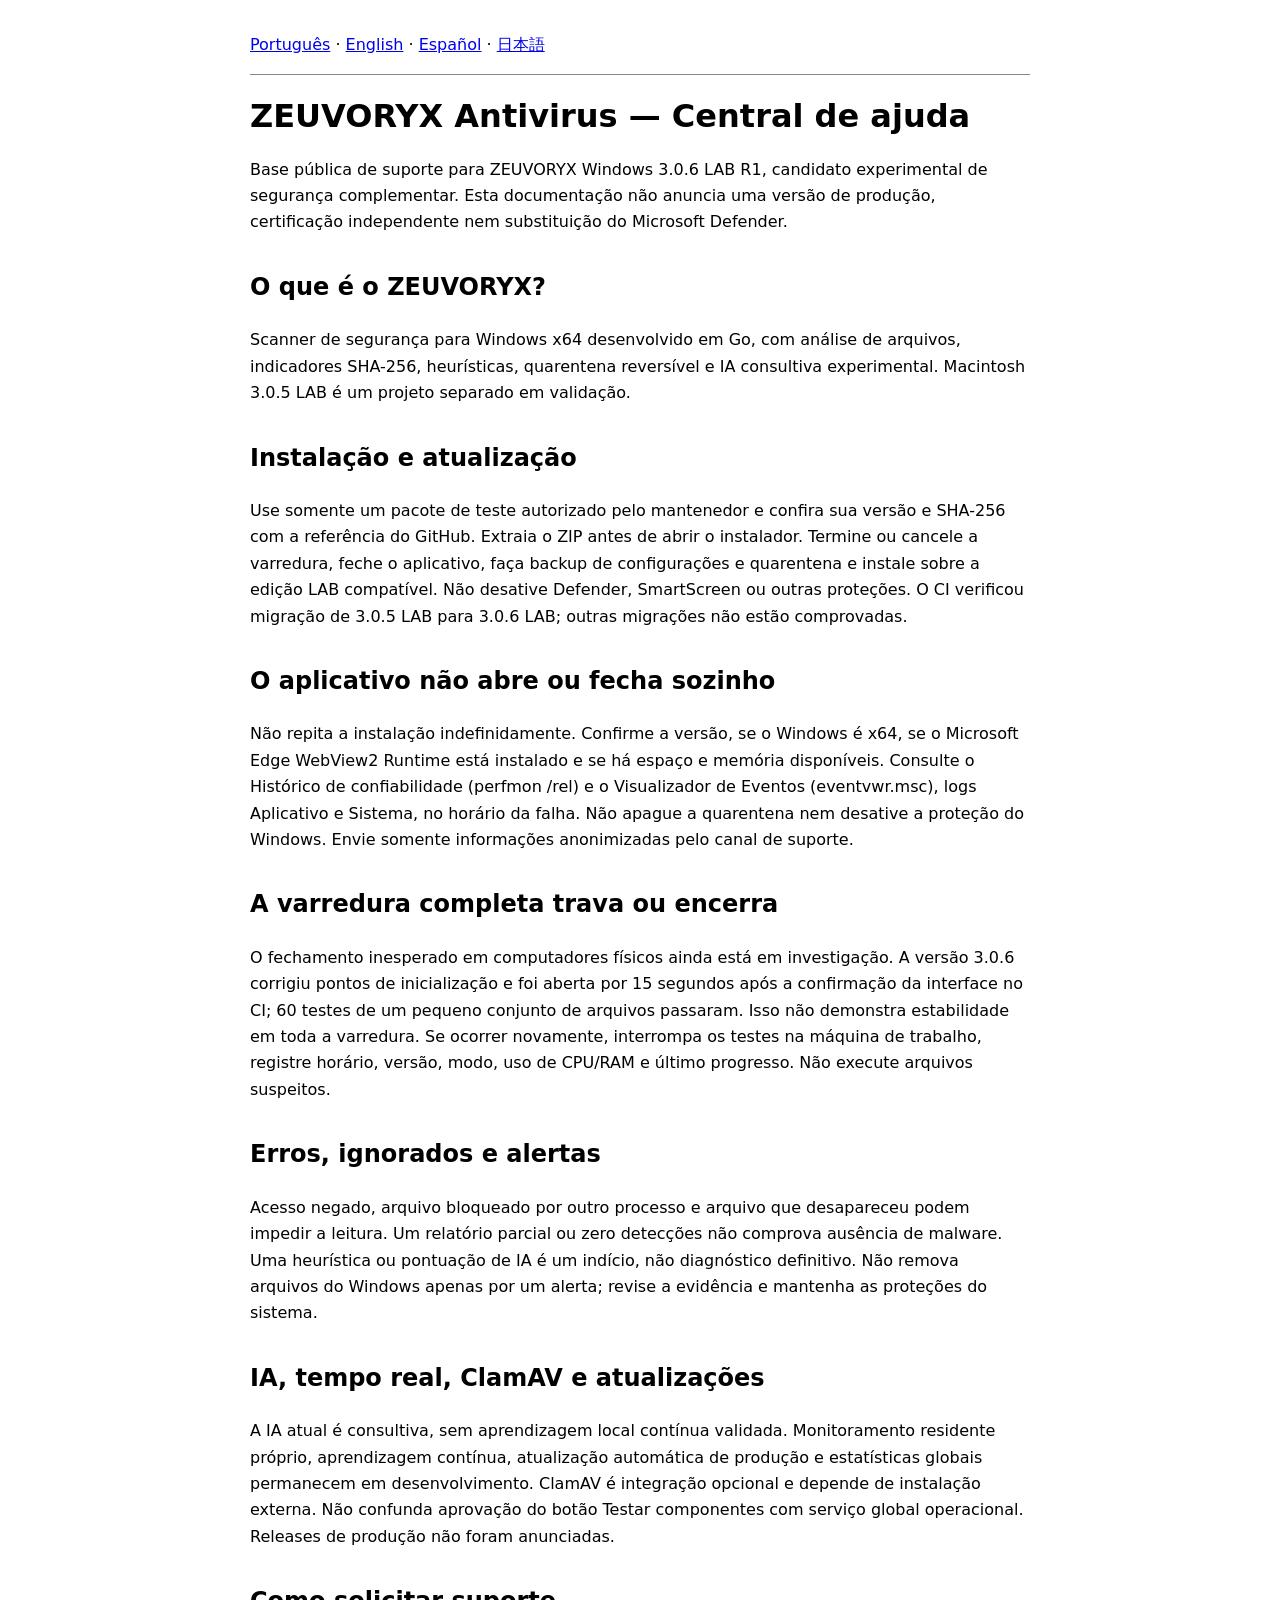
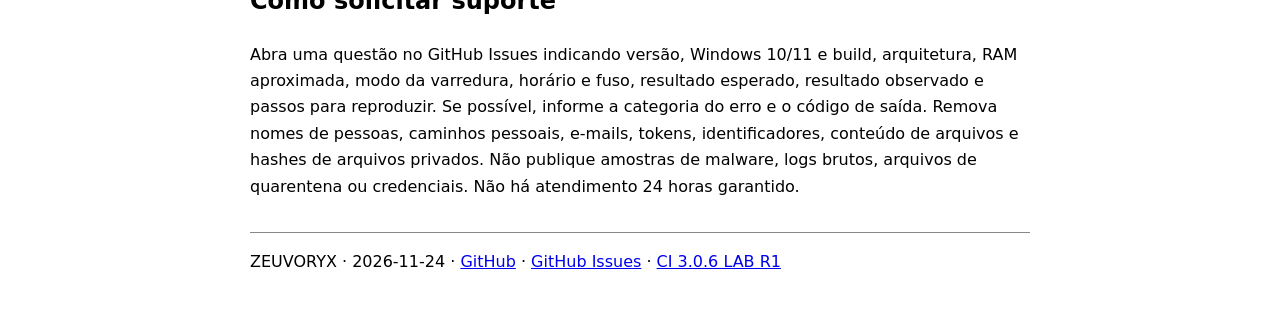
<file: docs/pt-br.html>
<!doctype html>
<html lang="pt-BR"><head><meta charset="utf-8"><meta name="viewport" content="width=device-width,initial-scale=1"><title>ZEUVORYX Antivirus — Central de ajuda</title><meta name="description" content="Base pública de suporte para ZEUVORYX Windows 3.0.6 LAB R1, candidato experimental de segurança complementar. Esta documentação não anuncia uma versão de produção, certificação independente nem substituição do Microsoft Defender."><link rel="canonical" href="https://99rmtkzh6k-lgtm.github.io/zeuvoryx-windows/pt-br.html"><link rel="alternate" hreflang="pt-BR" href="https://99rmtkzh6k-lgtm.github.io/zeuvoryx-windows/pt-br.html">
<link rel="alternate" hreflang="en" href="https://99rmtkzh6k-lgtm.github.io/zeuvoryx-windows/en.html">
<link rel="alternate" hreflang="es" href="https://99rmtkzh6k-lgtm.github.io/zeuvoryx-windows/es.html">
<link rel="alternate" hreflang="ja" href="https://99rmtkzh6k-lgtm.github.io/zeuvoryx-windows/ja.html"><link rel="stylesheet" href="style.css"></head><body><main><nav><a hreflang="pt-BR" href="pt-br.html">Português</a> · <a hreflang="en" href="en.html">English</a> · <a hreflang="es" href="es.html">Español</a> · <a hreflang="ja" href="ja.html">日本語</a></nav><h1>ZEUVORYX Antivirus — Central de ajuda</h1><p>Base pública de suporte para ZEUVORYX Windows 3.0.6 LAB R1, candidato experimental de segurança complementar. Esta documentação não anuncia uma versão de produção, certificação independente nem substituição do Microsoft Defender.</p><section><h2>O que é o ZEUVORYX?</h2><p>Scanner de segurança para Windows x64 desenvolvido em Go, com análise de arquivos, indicadores SHA-256, heurísticas, quarentena reversível e IA consultiva experimental. Macintosh 3.0.5 LAB é um projeto separado em validação.</p></section>
<section><h2>Instalação e atualização</h2><p>Use somente um pacote de teste autorizado pelo mantenedor e confira sua versão e SHA-256 com a referência do GitHub. Extraia o ZIP antes de abrir o instalador. Termine ou cancele a varredura, feche o aplicativo, faça backup de configurações e quarentena e instale sobre a edição LAB compatível. Não desative Defender, SmartScreen ou outras proteções. O CI verificou migração de 3.0.5 LAB para 3.0.6 LAB; outras migrações não estão comprovadas.</p></section>
<section><h2>O aplicativo não abre ou fecha sozinho</h2><p>Não repita a instalação indefinidamente. Confirme a versão, se o Windows é x64, se o Microsoft Edge WebView2 Runtime está instalado e se há espaço e memória disponíveis. Consulte o Histórico de confiabilidade (perfmon /rel) e o Visualizador de Eventos (eventvwr.msc), logs Aplicativo e Sistema, no horário da falha. Não apague a quarentena nem desative a proteção do Windows. Envie somente informações anonimizadas pelo canal de suporte.</p></section>
<section><h2>A varredura completa trava ou encerra</h2><p>O fechamento inesperado em computadores físicos ainda está em investigação. A versão 3.0.6 corrigiu pontos de inicialização e foi aberta por 15 segundos após a confirmação da interface no CI; 60 testes de um pequeno conjunto de arquivos passaram. Isso não demonstra estabilidade em toda a varredura. Se ocorrer novamente, interrompa os testes na máquina de trabalho, registre horário, versão, modo, uso de CPU/RAM e último progresso. Não execute arquivos suspeitos.</p></section>
<section><h2>Erros, ignorados e alertas</h2><p>Acesso negado, arquivo bloqueado por outro processo e arquivo que desapareceu podem impedir a leitura. Um relatório parcial ou zero detecções não comprova ausência de malware. Uma heurística ou pontuação de IA é um indício, não diagnóstico definitivo. Não remova arquivos do Windows apenas por um alerta; revise a evidência e mantenha as proteções do sistema.</p></section>
<section><h2>IA, tempo real, ClamAV e atualizações</h2><p>A IA atual é consultiva, sem aprendizagem local contínua validada. Monitoramento residente próprio, aprendizagem contínua, atualização automática de produção e estatísticas globais permanecem em desenvolvimento. ClamAV é integração opcional e depende de instalação externa. Não confunda aprovação do botão Testar componentes com serviço global operacional. Releases de produção não foram anunciadas.</p></section>
<section><h2>Como solicitar suporte</h2><p>Abra uma questão no GitHub Issues indicando versão, Windows 10/11 e build, arquitetura, RAM aproximada, modo da varredura, horário e fuso, resultado esperado, resultado observado e passos para reproduzir. Se possível, informe a categoria do erro e o código de saída. Remova nomes de pessoas, caminhos pessoais, e-mails, tokens, identificadores, conteúdo de arquivos e hashes de arquivos privados. Não publique amostras de malware, logs brutos, arquivos de quarentena ou credenciais. Não há atendimento 24 horas garantido.</p></section><footer>ZEUVORYX · 2026-11-24 · <a href="https://github.com/99rmtkzh6k-lgtm/zeuvoryx-windows">GitHub</a> · <a href="https://github.com/99rmtkzh6k-lgtm/zeuvoryx-windows/issues">GitHub Issues</a> · <a href="https://github.com/99rmtkzh6k-lgtm/zeuvoryx-windows/actions/runs/45479946405">CI 3.0.6 LAB R1</a></footer></main></body></html>
</file>
<file: docs/style.css>
:root{color-scheme:light dark;font-family:system-ui,sans-serif}body{margin:0;line-height:1.65}main{max-width:780px;margin:auto;padding:32px 24px}nav{border-bottom:1px solid #888;padding-bottom:16px}h1{line-height:1.2}h2{margin-top:2rem}a{overflow-wrap:anywhere}footer{border-top:1px solid #888;margin-top:2rem;padding:1rem 0}
</file>
<file: universo-botelho/style.css>
*{box-sizing:border-box}body{margin:0;background:#0a1a2a;color:white;font-family:Arial,sans-serif;text-align:center;line-height:1.45}button,select,textarea{font:inherit}button{padding:12px 18px;margin:5px;font-size:16px;border-radius:10px;border:1px solid #477ba0;background:#1e6191;color:white;cursor:pointer;font-weight:700}button:disabled{opacity:.4;cursor:not-allowed}button:hover:not(:disabled){background:#307faf}button:focus-visible,select:focus-visible,textarea:focus-visible{outline:3px solid #ffda67}h1{font-size:clamp(25px,5vw,45px);margin:20px 0 8px;color:#a7e9ff}h2{font-size:22px}p{margin:8px 0}main{max-width:840px;margin:auto;padding:12px}header{position:sticky;top:0;z-index:5;background:#102c40;border-bottom:1px solid #416682;padding:8px}#topo-recursos{font-size:14px;overflow-wrap:anywhere}#botoes-musica button{font-size:13px;padding:7px 12px}section{border:1px solid #2d526d;border-radius:15px;background:#11283b;padding:15px;margin:12px 0} [hidden]{display:none!important}.grid,#botoes-acao,#botoes-construcao{display:grid;grid-template-columns:repeat(2,minmax(0,1fr));gap:5px}.grid button,#botoes-acao button,#botoes-construcao button{margin:0;min-height:52px;overflow-wrap:anywhere}#mapa{width:min(300px,100%);height:300px;margin:14px auto;position:relative;border:2px solid #456477;border-radius:16px;overflow:hidden;display:grid;grid-template-columns:1fr 1.3fr 1fr;align-items:center;gap:4px;padding:7px}.day{background:linear-gradient(105deg,#175886 0 32%,#b79655 33% 67%,#802f36 68%)}.night{background:linear-gradient(105deg,#103d65 0 32%,#40384f 33% 67%,#591e36 68%)}.base{font-size:13px;background:#102434c9;padding:8px;border-radius:10px}.base span{display:block;font-size:32px}#map-icons{font-size:20px;line-height:1.2;overflow-wrap:anywhere}#log-vozes{background:black;color:#8aff9a;padding:10px;height:150px;overflow:auto;text-align:left;border-radius:10px;white-space:pre-wrap;font:13px monospace;margin-top:12px}#objetivo{color:#ffdc7b;font-weight:bold}#clima,#progresso,#status,#recompensa{font-size:14px;color:#c8e6f5}progress{width:100%;height:14px;accent-color:#65e39a}textarea{width:100%;height:75px;background:#0a1a2a;color:white;padding:8px;border:1px solid #52738e;border-radius:8px}select{background:#183c55;color:white;border:1px solid #487ca2;padding:8px;border-radius:8px}#next{background:#27854c}#invasao-btn,#ataque-btn{background:#a72c3b}.small{font-size:13px;color:#b9d4e3}@media(max-width:400px){main{padding:7px}section{padding:10px}button{padding:10px 8px;font-size:14px}}@media(prefers-reduced-motion:reduce){*{scroll-behavior:auto}}

#universo-menu{max-width:760px;margin:20px auto;padding:24px;background:linear-gradient(135deg,#163c60,#20483d);border:1px solid #54829a;border-radius:20px}#universo-menu button{min-height:80px}#robo-mapa{width:min(300px,100%);height:300px;margin:14px auto;display:grid;grid-template-columns:1fr 1fr;align-items:center;justify-items:center;border:2px solid #799989;border-radius:16px;transition:background .3s;overflow:hidden}#robo-avatar{display:block;font-size:52px;transition:transform .2s}#robo-arvores{font-size:24px;overflow-wrap:anywhere}#robo-titulo{color:#b5efb1}#robo-progresso{color:#ffe08c}#universo-voltar{background:#344c68}#robo-cor{margin:10px}#robo-status{font-size:14px;color:#c8e6f5}#robo-final h2{color:#a7f5bc}#robo-familia{font-size:14px;overflow-wrap:anywhere}#topo-recursos{min-height:1em}#universo-menu p{max-width:620px;margin:12px auto}#robo-mapa span{display:block}.credit{font-size:16px;color:#e2ebf1}#log-vozes{margin-bottom:12px} @media(prefers-reduced-motion:reduce){#robo-mapa,#robo-avatar{transition:none}}
</file>
